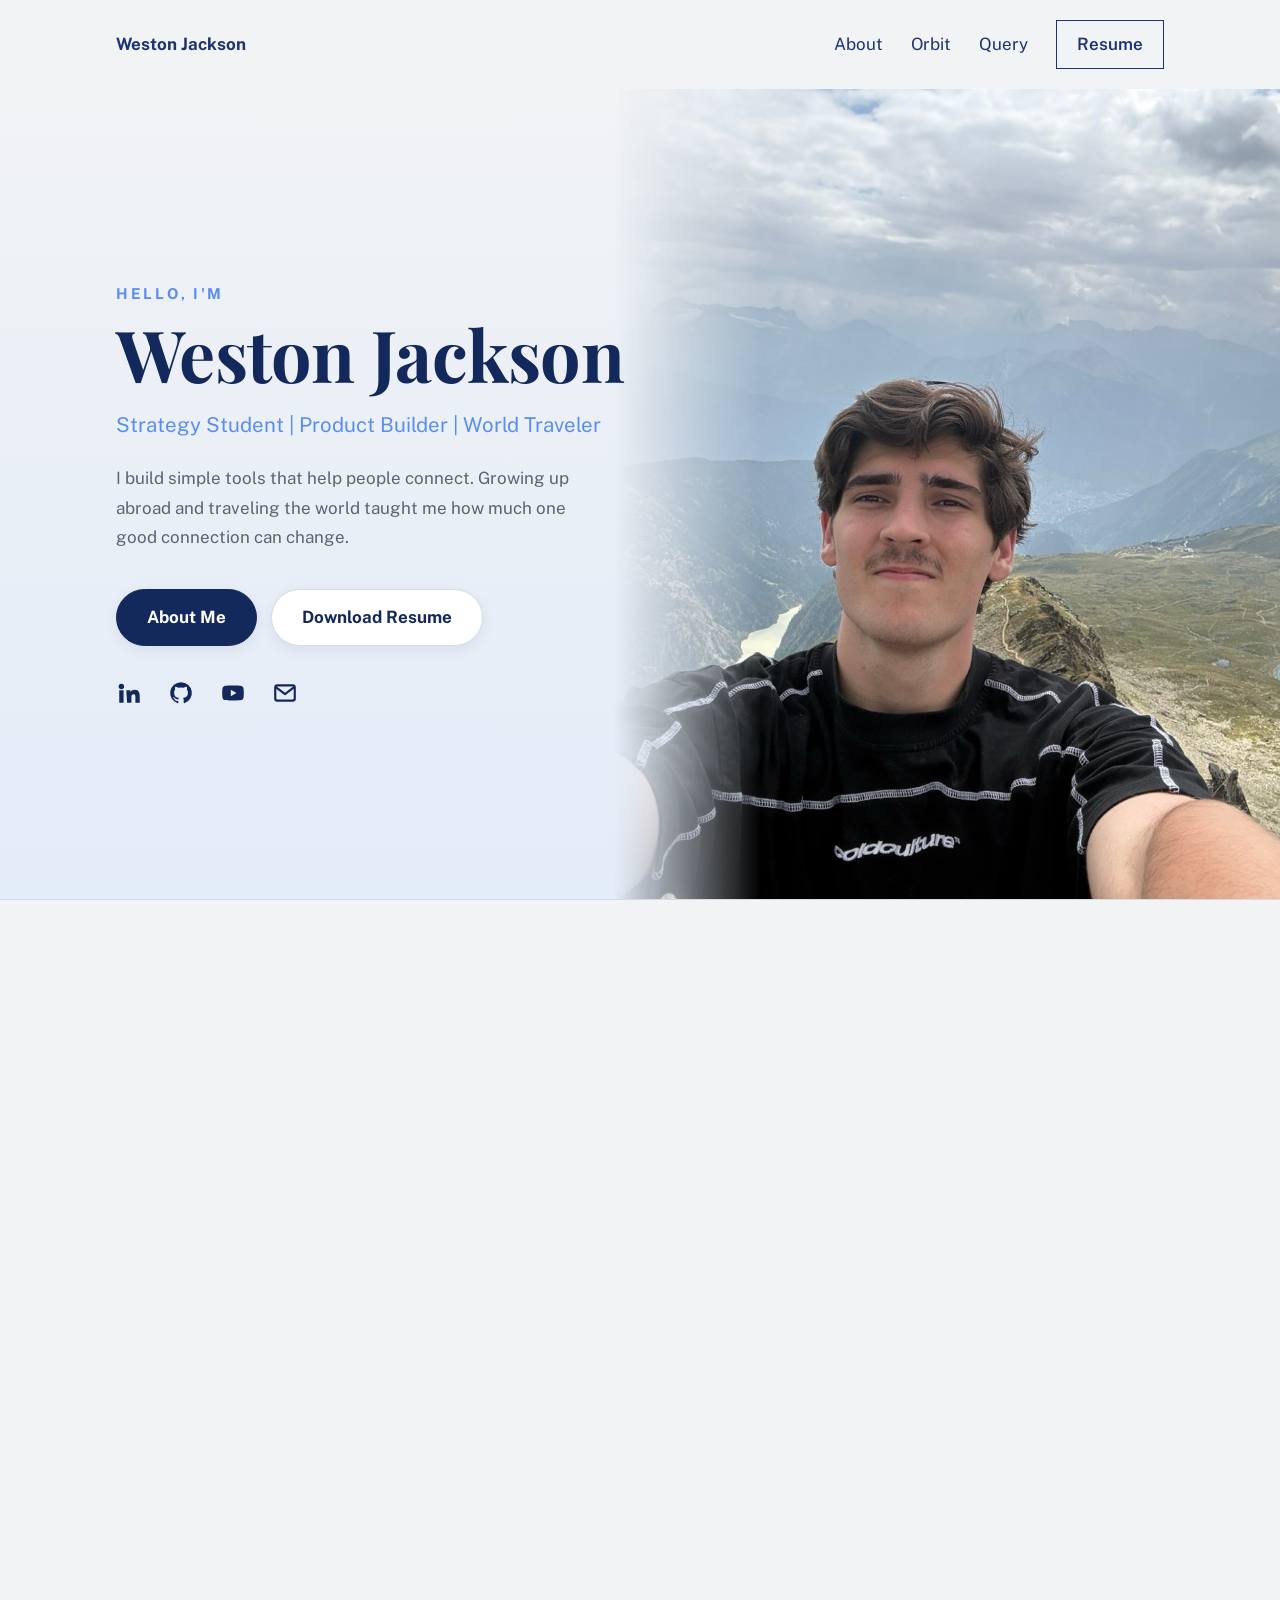
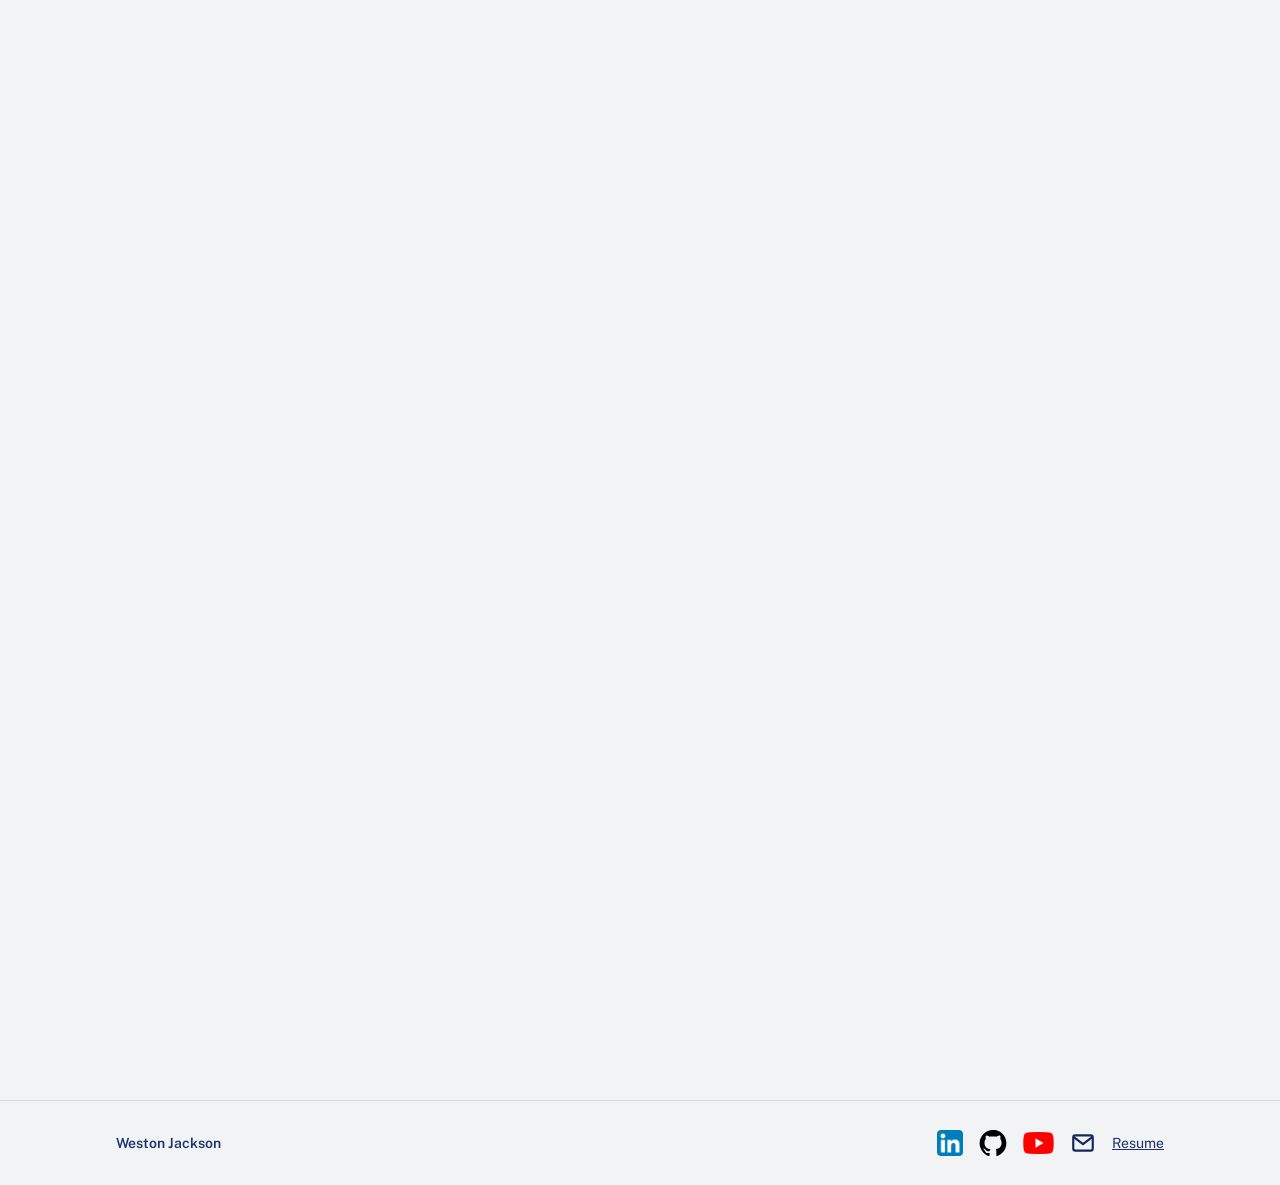
<file: index.html>
<!doctype html><html lang="en"><head><meta charset="utf-8"><meta name="viewport" content="width=device-width,initial-scale=1"><title>Weston Jackson</title>
<link href="https://fonts.googleapis.com/css2?family=Playfair+Display:wght@700&family=Public+Sans:wght@400;600;700&display=swap" rel="stylesheet">
<link rel="stylesheet" href="style.css?v=33">
</head><body>


<section id="projects" class="tour">
<div class="stage" data-p="0">
<svg class="geo" viewBox="0 0 1000 1000" preserveAspectRatio="xMidYMid slice" aria-hidden="true">
<defs><linearGradient id="tg" x1="0" y1="0" x2="1" y2="1"><stop offset="0" stop-color="#F43F5E" stop-opacity="0"/><stop offset="1" stop-color="#F97316"/></linearGradient>
<radialGradient id="core"><stop offset="0" stop-color="#F97316" stop-opacity=".35"/><stop offset="1" stop-color="#F97316" stop-opacity="0"/></radialGradient>
<filter id="glow" x="-1" y="-1" width="3" height="3"><feGaussianBlur stdDeviation="3" result="b"/><feMerge><feMergeNode in="b"/><feMergeNode in="SourceGraphic"/></feMerge></filter>
<clipPath id="c18"><circle r="18"/></clipPath><clipPath id="c15"><circle r="15"/></clipPath></defs>
<circle cx="500" cy="500" r="200" fill="url(#core)"/><circle class="ring" cx="500" cy="500" r="150"/><circle class="ring" cx="500" cy="500" r="250"/><circle class="ring" cx="500" cy="500" r="360"/><circle class="ring" cx="500" cy="500" r="480"/><circle class="ring" cx="110" cy="560" r="110"/><circle class="ring" cx="890" cy="430" r="110"/><circle class="ring" cx="780" cy="860" r="70"/><circle class="ring" cx="180" cy="170" r="80"/><circle class="trail" cx="500" cy="500" r="150" stroke-dasharray="207 942"><animateTransform attributeName="transform" type="rotate" from="0 500 500" to="360 500 500" dur="20.8s" repeatCount="indefinite"/></circle><circle class="trail" cx="500" cy="500" r="250" stroke-dasharray="346 1571"><animateTransform attributeName="transform" type="rotate" from="360 500 500" to="0 500 500" dur="30.400000000000002s" repeatCount="indefinite"/></circle><circle class="trail" cx="500" cy="500" r="360" stroke-dasharray="498 2262"><animateTransform attributeName="transform" type="rotate" from="0 500 500" to="360 500 500" dur="41.6s" repeatCount="indefinite"/></circle><circle class="trail" cx="500" cy="500" r="480" stroke-dasharray="664 3016"><animateTransform attributeName="transform" type="rotate" from="360 500 500" to="0 500 500" dur="56.0s" repeatCount="indefinite"/></circle><g id="links"></g><g data-id="Maya"><circle r="25" fill="#F97316" opacity=".22"/><image href="https://randomuser.me/api/portraits/women/44.jpg" x="-18" y="-18" width="36" height="36" clip-path="url(#c18)"/><circle r="18" fill="none" stroke="#F5F6F8" stroke-width="2.5"/><text y="38">Maya</text><animateMotion dur="26s" repeatCount="indefinite" path="M588.2,621.4 a150,150 0 1,1 -176.3,-242.7 a150,150 0 1,1 176.3,242.7"/></g><g data-id="Sam"><circle r="25" fill="#F97316" opacity=".22"/><image href="https://randomuser.me/api/portraits/men/32.jpg" x="-18" y="-18" width="36" height="36" clip-path="url(#c18)"/><circle r="18" fill="none" stroke="#F5F6F8" stroke-width="2.5"/><text y="38">Sam</text><animateMotion dur="26s" repeatCount="indefinite" path="M411.8,378.6 a150,150 0 1,1 176.3,242.7 a150,150 0 1,1 -176.3,-242.7"/></g><g data-id="Priya"><circle r="25" fill="#F97316" opacity=".22"/><image href="https://randomuser.me/api/portraits/women/68.jpg" x="-18" y="-18" width="36" height="36" clip-path="url(#c18)"/><circle r="18" fill="none" stroke="#F5F6F8" stroke-width="2.5"/><text y="38">Priya</text><animateMotion dur="38s" repeatCount="indefinite" path="M297.7,646.9 a250,250 0 1,0 404.5,-293.9 a250,250 0 1,0 -404.5,293.9"/></g><g data-id="BYU"><circle r="34" fill="#F97316" opacity=".2"/><circle r="26" fill="#fff"/><text y="5" style="fill:#002E5D;font:800 14px Public Sans,sans-serif;letter-spacing:.5px">BYU</text><animateMotion dur="38s" repeatCount="indefinite" path="M250.0,500.0 a250,250 0 1,0 500.0,-0.0 a250,250 0 1,0 -500.0,0.0"/></g><g data-id="Leo"><circle r="25" fill="#F97316" opacity=".22"/><image href="https://randomuser.me/api/portraits/men/75.jpg" x="-18" y="-18" width="36" height="36" clip-path="url(#c18)"/><circle r="18" fill="none" stroke="#F5F6F8" stroke-width="2.5"/><text y="38">Leo</text><animateMotion dur="52s" repeatCount="indefinite" path="M842.4,611.2 a360,360 0 1,1 -684.8,-222.5 a360,360 0 1,1 684.8,222.5"/></g><g data-id="Google"><circle r="34" fill="#F97316" opacity=".2"/><circle r="26" fill="#fff"/><path d="M11 -1H0v4h6.3C5.6 6.4 3.1 8.5 0 8.5a8.5 8.5 0 1 1 5.6-14.9l3-3A12.5 12.5 0 1 0 12.5 0c0-.3 0-.7-.1-1z" fill="#4285F4"/><path d="M-11-6.1l3.4 2.5A8.5 8.5 0 0 1 5.6-6.4l3-3A12.5 12.5 0 0 0-11-6.1z" fill="#EA4335"/><path d="M-11 6.1A12.5 12.5 0 0 0 8.4 9.3L5.1 6.7A8.5 8.5 0 0 1-7.6 3.6z" fill="#34A853"/><path d="M-11-6.1a12.5 12.5 0 0 0 0 12.2l3.4-2.5a8.5 8.5 0 0 1 0-7.2z" fill="#FBBC05"/><text y="46">Google</text><animateMotion dur="52s" repeatCount="indefinite" path="M729.5,777.4 a360,360 0 1,1 -458.9,-554.8 a360,360 0 1,1 458.9,554.8"/></g><g data-id="Jordan"><circle r="25" fill="#F97316" opacity=".22"/><image href="https://randomuser.me/api/portraits/men/46.jpg" x="-18" y="-18" width="36" height="36" clip-path="url(#c18)"/><circle r="18" fill="none" stroke="#F5F6F8" stroke-width="2.5"/><text y="38">Jordan</text><animateMotion dur="70s" repeatCount="indefinite" path="M351.7,956.5 a480,480 0 1,0 296.7,-913.0 a480,480 0 1,0 -296.7,913.0"/></g><g data-id="Microsoft"><circle r="34" fill="#F97316" opacity=".2"/><circle r="26" fill="#fff"/><rect x="-11" y="-11" width="10.5" height="10.5" fill="#F25022"/><rect x=".5" y="-11" width="10.5" height="10.5" fill="#7FBA00"/><rect x="-11" y=".5" width="10.5" height="10.5" fill="#00A4EF"/><rect x=".5" y=".5" width="10.5" height="10.5" fill="#FFB900"/><text y="46">Microsoft</text><animateMotion dur="70s" repeatCount="indefinite" path="M111.7,782.1 a480,480 0 1,0 776.7,-564.3 a480,480 0 1,0 -776.7,564.3"/></g><g data-id="Noor"><circle r="22" fill="#F97316" opacity=".22"/><image href="https://randomuser.me/api/portraits/women/65.jpg" x="-15" y="-15" width="30" height="30" clip-path="url(#c15)"/><circle r="15" fill="none" stroke="#F5F6F8" stroke-width="2.5"/><text y="35">Noor</text><animateMotion dur="20s" repeatCount="indefinite" path="M144.0,664.6 a110,110 0 1,1 -68.0,-209.2 a110,110 0 1,1 68.0,209.2"/></g><g data-id="Kai"><circle r="22" fill="#F97316" opacity=".22"/><image href="https://randomuser.me/api/portraits/men/22.jpg" x="-15" y="-15" width="30" height="30" clip-path="url(#c15)"/><circle r="15" fill="none" stroke="#F5F6F8" stroke-width="2.5"/><text y="35">Kai</text><animateMotion dur="24s" repeatCount="indefinite" path="M801.0,365.3 a110,110 0 1,0 178.0,129.3 a110,110 0 1,0 -178.0,-129.3"/></g><g data-id="Ana"><circle r="22" fill="#F97316" opacity=".22"/><image href="https://randomuser.me/api/portraits/women/26.jpg" x="-15" y="-15" width="30" height="30" clip-path="url(#c15)"/><circle r="15" fill="none" stroke="#F5F6F8" stroke-width="2.5"/><text y="35">Ana</text><animateMotion dur="16s" repeatCount="indefinite" path="M723.4,901.1 a70,70 0 1,1 113.3,-82.3 a70,70 0 1,1 -113.3,82.3"/></g><g data-id="Dev"><circle r="22" fill="#F97316" opacity=".22"/><image href="https://randomuser.me/api/portraits/men/12.jpg" x="-15" y="-15" width="30" height="30" clip-path="url(#c15)"/><circle r="15" fill="none" stroke="#F5F6F8" stroke-width="2.5"/><text y="35">Dev</text><animateMotion dur="18s" repeatCount="indefinite" path="M244.7,123.0 a80,80 0 1,0 -129.4,94.0 a80,80 0 1,0 129.4,-94.0"/></g><g data-id="Elena"><circle r="25" fill="#F97316" opacity=".22"/><image href="https://randomuser.me/api/portraits/women/12.jpg" x="-18" y="-18" width="36" height="36" clip-path="url(#c18)"/><circle r="18" fill="none" stroke="#F5F6F8" stroke-width="2.5"/><text y="38">Elena</text><animateMotion dur="26s" repeatCount="indefinite" path="M621.4,411.8 a150,150 0 1,1 -242.7,176.3 a150,150 0 1,1 242.7,-176.3"/></g><g data-id="Zoe"><circle r="25" fill="#F97316" opacity=".22"/><image href="https://randomuser.me/api/portraits/women/90.jpg" x="-18" y="-18" width="36" height="36" clip-path="url(#c18)"/><circle r="18" fill="none" stroke="#F5F6F8" stroke-width="2.5"/><text y="38">Zoe</text><animateMotion dur="38s" repeatCount="indefinite" path="M646.9,702.3 a250,250 0 1,0 -293.9,-404.5 a250,250 0 1,0 293.9,404.5"/></g><g data-id="Marcus"><circle r="25" fill="#F97316" opacity=".22"/><image href="https://randomuser.me/api/portraits/men/41.jpg" x="-18" y="-18" width="36" height="36" clip-path="url(#c18)"/><circle r="18" fill="none" stroke="#F5F6F8" stroke-width="2.5"/><text y="38">Marcus</text><animateMotion dur="52s" repeatCount="indefinite" path="M388.8,842.4 a360,360 0 1,1 222.5,-684.8 a360,360 0 1,1 -222.5,684.8"/></g><circle cx="500" cy="500" r="64" fill="#ffffff12"/><circle cx="500" cy="500" r="50" fill="#F5F6F8" filter="url(#glow)"/><text class="you" x="500" y="508">You</text></svg>
<div class="slide hero-slide on">
<div class="wrap"><nav><a class="logo" href="index.html">Weston Jackson</a><a class="opt" href="about.html">About</a><a class="opt" href="orbit.html">Orbit</a><a class="opt" href="query.html">Query</a><a class="btn" href="Weston_Jackson_Resume.pdf">Resume</a></nav></div>
<section class="hero">
<div class="wrap hero-in"><div class="hero-text">
<p class="hello">Hello, I'm</p>
<h1>Weston Jackson</h1>
<p class="tag">Strategy Student | Product Builder | World Traveler</p>
<p class="lede">I build simple tools that help people connect. Growing up abroad and traveling the world taught me how much one good connection can change.</p>
<div class="btns"><a class="pill fill" href="about.html">About Me</a><a class="pill" href="Weston_Jackson_Resume.pdf" download>Download Resume</a></div>
<div class="social"><a href="https://www.linkedin.com/in/weston-jackson42/" aria-label="LinkedIn"><svg viewBox="0 0 24 24" aria-hidden="true"><path d="M4.98 3.5a2.5 2.5 0 1 1 0 5 2.5 2.5 0 0 1 0-5zM3 9.5h4V21H3zM9.5 9.5h3.8v1.6h.05c.53-1 1.83-2.05 3.77-2.05 4.03 0 4.78 2.65 4.78 6.1V21h-4v-5.1c0-1.22-.02-2.78-1.7-2.78-1.7 0-1.96 1.33-1.96 2.7V21h-4z"/></svg></a><a href="https://github.com/westons-hub" aria-label="GitHub"><svg viewBox="0 0 24 24" aria-hidden="true"><path d="M12 2a10 10 0 0 0-3.16 19.49c.5.09.68-.22.68-.48v-1.7c-2.78.6-3.37-1.34-3.37-1.34-.45-1.16-1.11-1.47-1.11-1.47-.9-.62.07-.6.07-.6 1 .07 1.53 1.03 1.53 1.03.9 1.52 2.34 1.08 2.91.83.09-.65.35-1.09.63-1.34-2.22-.25-4.55-1.11-4.55-4.94 0-1.09.39-1.98 1.03-2.68-.1-.25-.45-1.27.1-2.64 0 0 .84-.27 2.75 1.02a9.6 9.6 0 0 1 5 0c1.91-1.29 2.75-1.02 2.75-1.02.55 1.37.2 2.39.1 2.64.64.7 1.03 1.59 1.03 2.68 0 3.84-2.34 4.68-4.57 4.93.36.31.68.92.68 1.85v2.74c0 .27.18.58.69.48A10 10 0 0 0 12 2z"/></svg></a><a href="https://www.youtube.com/channel/UCnmhHrcaIe1yvk1Fe79Xd9g" aria-label="YouTube"><svg viewBox="0 0 24 24" aria-hidden="true"><path d="M21.6 7.2a2.5 2.5 0 0 0-1.77-1.77C18.27 5 12 5 12 5s-6.27 0-7.83.43A2.5 2.5 0 0 0 2.4 7.2 26 26 0 0 0 2 12a26 26 0 0 0 .4 4.8 2.5 2.5 0 0 0 1.77 1.77C5.73 19 12 19 12 19s6.27 0 7.83-.43a2.5 2.5 0 0 0 1.77-1.77A26 26 0 0 0 22 12a26 26 0 0 0-.4-4.8zM10 15V9l5.2 3z"/></svg></a><a href="mailto:westonsdesk@gmail.com" aria-label="Email"><svg viewBox="0 0 24 24" aria-hidden="true" style="fill:none;stroke:currentColor;stroke-width:2;stroke-linejoin:round"><rect x="3" y="5" width="18" height="14" rx="2"/><path d="M3.5 6.5 12 13l8.5-6.5"/></svg></a></div></div></div>
<img class="photo" src="photos/mountain-selfie.jpg" alt="Weston taking a selfie on a mountain ridge above a valley and a lake">
</section>
</div>
<article class="slide">
<div class="note"><h3><img src="orbit/orbit-logo.svg" alt="Orbit" height="34"></h3><p>A free website that turns the people you know into a map, and shows the best chain of introductions into the companies you want to work at.</p><small>Built with JavaScript · 2026</small><a class="btn fill" href="orbit.html">See the project</a></div>
</article>
<article class="slide">
<div class="note"><h3><img src="query-brand/lockup-query-light.svg" alt="Query" height="44" style="margin-left:-4px"></h3><p>Drop in a spreadsheet and get answers, with or without SQL. It runs entirely in your browser, so your files are never uploaded.</p><small>Built with JavaScript and DuckDB · 2026</small><a class="btn fill" href="query.html">See the project</a></div>
<a class="qmock" href="query.html" aria-label="Query project page">
<span class="file">sales.csv</span>
<p class="q">Total revenue by region, highest first</p>
<pre><b>SELECT</b> region, <b>SUM</b>(revenue) <b>AS</b> total
<b>FROM</b> sales <b>GROUP BY</b> region <b>ORDER BY</b> total <b>DESC</b></pre>
<table>
<tr><td>West</td><td class="bar"><span style="--w:100%"></span></td><td class="num">$48,200</td></tr>
<tr><td>South</td><td class="bar"><span style="--w:82%"></span></td><td class="num">$39,750</td></tr>
<tr><td>East</td><td class="bar"><span style="--w:65%"></span></td><td class="num">$31,400</td></tr>
<tr><td>North</td><td class="bar"><span style="--w:47%"></span></td><td class="num">$22,900</td></tr>
</table>
</a>
</article>
</div>
<div class="steps"><div class="step" data-p="0"></div><div class="step" data-p="1"></div><div class="step" data-p="2"></div></div>
</section>

<footer><div class="wrap"><p><a class="totop" href="#" onclick="window.scrollTo({top:0,behavior:matchMedia('(prefers-reduced-motion: reduce)').matches?'auto':'smooth'});return false">Weston Jackson</a></p><div class="links"><a class="icon" href="https://www.linkedin.com/in/weston-jackson42/" aria-label="LinkedIn"><img src="icons/linkedin.webp" alt="" width="26" height="26"></a><a class="icon" href="https://github.com/westons-hub" aria-label="GitHub"><img src="icons/github.svg" alt="" width="28" height="28"></a><a class="icon" href="https://www.youtube.com/channel/UCnmhHrcaIe1yvk1Fe79Xd9g" aria-label="YouTube"><img src="icons/youtube.png" alt="" width="31" height="22"></a><a class="icon" href="mailto:westonsdesk@gmail.com" aria-label="Email"><svg viewBox="0 0 24 24" aria-hidden="true" width="26" height="26" fill="none" stroke="#14295B" stroke-width="2" stroke-linejoin="round"><rect x="3" y="5" width="18" height="14" rx="2"/><path d="M3.5 6.5 12 13l8.5-6.5"/></svg></a><a href="Weston_Jackson_Resume.pdf">Resume</a></div></div></footer>

<script>
const stage=document.querySelector('.stage'),slides=[...stage.querySelectorAll('.slide')];
const reduce=matchMedia('(prefers-reduced-motion: reduce)').matches;
if(reduce)stage.querySelector('.geo').pauseAnimations();
// connection lines follow the moving dots
(()=>{
const svg=stage.querySelector('.geo'),box=svg.querySelector('#links'),NS='http://www.w3.org/2000/svg';
const pairs=[['Leo','Google'],['Marcus','Google'],['Priya','BYU'],['Zoe','BYU'],['Jordan','Microsoft'],['Sam','Kai']];
const lines=pairs.map(()=>{const l=document.createElementNS(NS,'line');l.setAttribute('class','link');box.appendChild(l);return l});
const dot=id=>svg.querySelector(`[data-id="${id}"] circle`);
function tick(){
  if(stage.dataset.p==='1'){
    const m=svg.getScreenCTM().inverse(),pt=svg.createSVGPoint();
    const c=id=>{const b=dot(id).getBoundingClientRect();pt.x=b.x+b.width/2;pt.y=b.y+b.height/2;return pt.matrixTransform(m)};
    pairs.forEach(([a,b],i)=>{const p=c(a),q=c(b);lines[i].setAttribute('x1',p.x);lines[i].setAttribute('y1',p.y);lines[i].setAttribute('x2',q.x);lines[i].setAttribute('y2',q.y)});
  }
  requestAnimationFrame(tick);
}
requestAnimationFrame(tick);
})();
// show the project whose step is in the middle of the screen
const io=new IntersectionObserver(es=>es.forEach(e=>{if(!e.isIntersecting)return;const p=+e.target.dataset.p;
stage.dataset.p=p;slides.forEach((el,i)=>el.classList.toggle('on',i===p))}),{rootMargin:'-50% 0px -50% 0px'});
document.querySelectorAll('.step').forEach(el=>io.observe(el));
// one scroll, key press or swipe moves exactly one project
(()=>{
const tour=document.querySelector('.tour'),N=slides.length;
let lockAt=0,lastIn=0;
const top=()=>tour.getBoundingClientRect().top+scrollY,vh=()=>innerHeight;
const go=i=>{lockAt=performance.now();scrollTo({top:top()+i*vh(),behavior:reduce?'auto':'smooth'})};
const inside=(y,T,end,dir)=>!(dir<0&&y<=T+2)&&!(dir>0&&y>=end-2);
function step(dir){
  const now=performance.now(),quiet=now-lastIn>220;lastIn=now;
  const T=top(),y=scrollY,end=T+(N-1)*vh();
  if(now-lockAt<750||(!quiet&&now-lockAt<1400))return y>T-vh()&&y<end+vh()&&inside(y,T,end,dir);
  if(dir>0&&y<T-2&&y>T-vh()*1.5){go(0);return true}
  if(dir<0&&y>end+2&&y<end+vh()-2){go(N-1);return true}
  if(y<T-2||y>end+2)return false;
  const j=Math.round((y-T)/vh())+dir;
  if(j<0&&T<vh()*1.5){lockAt=now;scrollTo({top:0,behavior:reduce?'auto':'smooth'});return true}
  if(j<0||j>=N)return false;
  go(j);return true;
}
addEventListener('wheel',e=>{if(Math.abs(e.deltaY)>=2&&step(Math.sign(e.deltaY)))e.preventDefault()},{passive:false});
addEventListener('keydown',e=>{const d={ArrowDown:1,PageDown:1,' ':1,ArrowUp:-1,PageUp:-1}[e.key];if(d){lastIn=0;if(step(d))e.preventDefault()}});
let ty=null;
addEventListener('touchstart',e=>{ty=e.touches[0].clientY},{passive:true});
addEventListener('touchmove',e=>{if(ty===null)return;const T=top(),y=scrollY,end=T+(N-1)*vh();if(y>=T-2&&y<=end+2&&inside(y,T,end,Math.sign(ty-e.touches[0].clientY)))e.preventDefault()},{passive:false});
addEventListener('touchend',e=>{if(ty===null)return;const dy=ty-e.changedTouches[0].clientY;ty=null;if(Math.abs(dy)>40){lastIn=0;step(Math.sign(dy))}});
})();
</script>
</body></html>
</file>
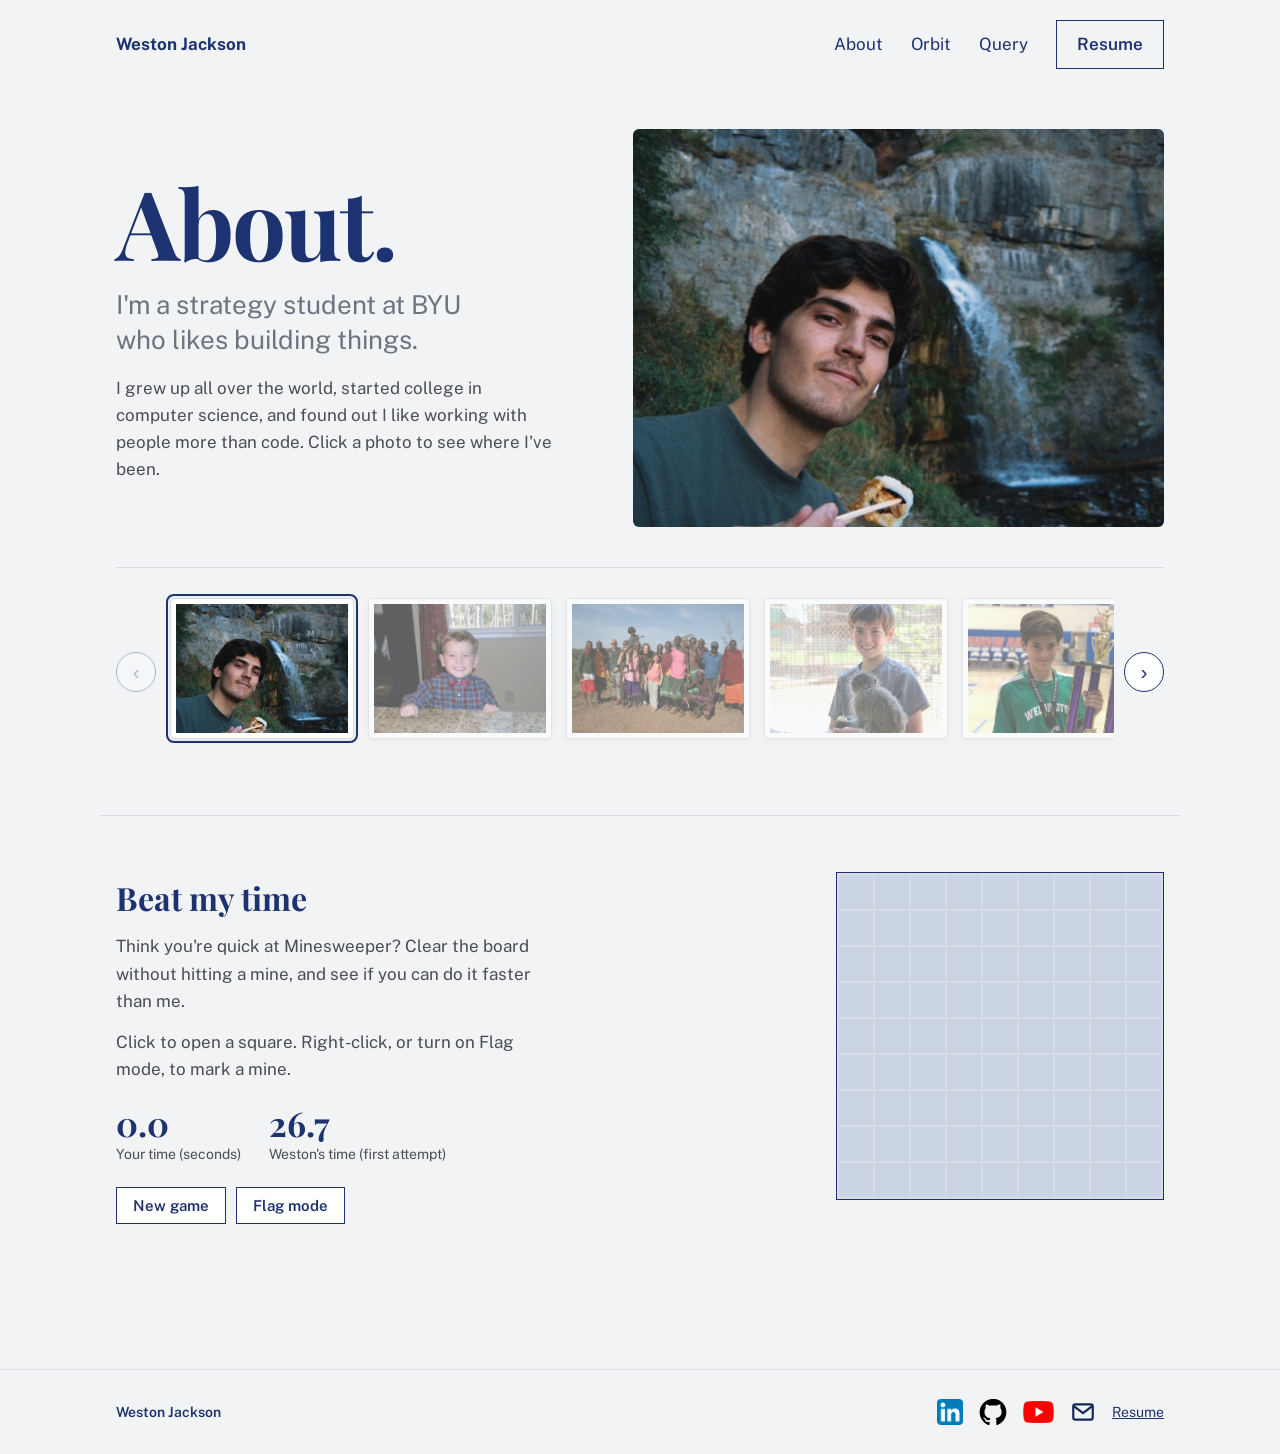
<file: about.html>
<!doctype html><html lang="en"><head><meta charset="utf-8"><meta name="viewport" content="width=device-width,initial-scale=1"><title>About · Weston Jackson</title>
<link href="https://fonts.googleapis.com/css2?family=Playfair+Display:wght@700&family=Public+Sans:wght@400;600;700&display=swap" rel="stylesheet">
<link rel="stylesheet" href="style.css?v=34">
<style>
.about{display:grid;grid-template-columns:1fr 1.15fr;gap:56px;align-items:center;padding:40px 0;border-bottom:1px solid var(--line)}
.about-text{min-height:300px;display:flex;flex-direction:column;justify-content:center;transition:opacity .2s}
.about h1{font-size:clamp(52px,7.5vw,100px);line-height:1;letter-spacing:-.02em;margin-bottom:18px}
.about .lead{font-size:clamp(20px,2.2vw,26px);line-height:1.35;color:#6B7480;margin:0 0 18px;max-width:22ch}
.about .body{margin:0;max-width:44ch}
.about .big{width:100%;aspect-ratio:4/3;object-fit:cover;display:block;border-radius:6px;transition:opacity .2s}
.about.swap .about-text,.about.swap .big{opacity:0}
.wheel{display:grid;grid-template-columns:auto 1fr auto;gap:10px;align-items:center;padding:24px 0 64px}
.wheel>button{width:40px;height:40px;border-radius:50%;border:1.5px solid var(--ink);background:#fff;color:var(--ink);font-size:20px;line-height:1;cursor:pointer}
.wheel>button:disabled{opacity:.3;cursor:default}
.thumbs{list-style:none;margin:0;padding:6px 4px 12px;display:flex;gap:14px;overflow-x:auto;scroll-snap-type:x proximity;scrollbar-width:thin}
.thumbs li{flex:0 0 184px;scroll-snap-align:center}
.thumbs button{display:block;width:100%;padding:5px;background:#fff;border:1px solid var(--line);border-radius:4px;box-shadow:0 2px 6px #0000000f;cursor:pointer;opacity:.6;transition:opacity .2s}
.thumbs button:hover,.thumbs button[aria-pressed="true"]{opacity:1}
.thumbs img{display:block;width:100%;aspect-ratio:4/3;object-fit:cover}
.thumbs button[aria-pressed="true"]{outline:2.5px solid var(--ink);outline-offset:2px}
.thumbs button:focus-visible{outline:2.5px solid var(--accent);outline-offset:2px}

.game{border-top:1px solid var(--line);padding:56px 16px 88px;display:grid;grid-template-columns:1fr auto;gap:56px;align-items:start}
.game h2{font-size:32px;margin-bottom:10px}
.game p{margin:0 0 14px;max-width:44ch}
.times{display:flex;gap:28px;margin:22px 0}
.times div{font-size:14px}
.times b{display:block;font:700 34px/1.1 "Playfair Display",Georgia,serif;color:var(--ink);font-variant-numeric:tabular-nums}
.gbtns{display:flex;gap:10px;flex-wrap:wrap}
.gbtns button{font:600 15px "Public Sans",sans-serif;color:var(--ink);background:#fff;border:1.5px solid var(--ink);padding:9px 16px;cursor:pointer}
.gbtns button[aria-pressed="true"]{background:var(--ink);color:#fff}
#msg{font-weight:600;color:var(--ink);min-height:1.6em;margin-top:16px}
.board{display:grid;grid-template-columns:repeat(9,34px);gap:2px;background:var(--line);padding:2px;border:1.5px solid var(--ink);user-select:none;-webkit-user-select:none;touch-action:manipulation}
.board button{width:34px;height:34px;padding:0;border:0;background:#C9D3E3;font:700 16px "Public Sans",sans-serif;color:var(--ink);cursor:pointer}
.board button:hover{background:#B8C5DA}
.board button.open{background:#fff;cursor:default}
.board button.mine{background:var(--accent);color:#fff}
.board .n1{color:#1D4ED8}.board .n2{color:#15803D}.board .n3{color:#B8322A}.board .n4{color:#5B21B6}.board .n5{color:#92400E}.board .n6{color:#0E7490}.board .n7{color:#1c1b19}.board .n8{color:#6B7480}
@media(max-width:760px){.about{grid-template-columns:1fr;gap:24px;padding:16px 0 28px}.about .big{order:-1}.about-text{min-height:230px;justify-content:flex-start}.wheel{padding:16px 0 44px;gap:6px}.wheel>button{width:34px;height:34px}.thumbs{gap:10px}.thumbs li{flex-basis:120px}.thumbs button{padding:3px}.game{grid-template-columns:1fr;gap:28px;padding:40px 16px 64px}.board{justify-self:center}}
@media(prefers-reduced-motion:reduce){.about-text,.about .big{transition:none}}
</style></head><body>
<div class="wrap"><nav><a class="logo" href="index.html">Weston Jackson</a><a class="opt" href="about.html" aria-current="page">About</a><a class="opt" href="orbit.html">Orbit</a><a class="opt" href="query.html">Query</a><a class="btn" href="Weston_Jackson_Resume.pdf">Resume</a></nav></div>

<div class="wrap">
<div class="about" id="about">
<div class="about-text" aria-live="polite">
<h1 id="a-title">About.</h1>
<p class="lead" id="a-lead">I'm a strategy student at BYU who likes building things.</p>
<p class="body" id="a-body">I grew up all over the world, started college in computer science, and found out I like working with people more than code. Click a photo to see where I've been.</p>
</div>
<img class="big" id="a-img" src="photos/waterfall-sushi.jpg" alt="Weston by a waterfall, holding up a piece of sushi with chopsticks" style="object-position:40% 50%">
</div>

<div class="wheel"><button type="button" id="prev" aria-label="Previous photo">‹</button><ul class="thumbs" id="thumbs" aria-label="Pick a photo to read about it"></ul><button type="button" id="next" aria-label="Next photo">›</button></div>
</div>

<div class="wrap game">
<div>
<h2>Beat my time</h2>
<p>Think you're quick at Minesweeper? Clear the board without hitting a mine, and see if you can do it faster than me.</p>
<p>Click to open a square. Right-click, or turn on Flag mode, to mark a mine.</p>
<div class="times"><div><b id="t-you">0.0</b>Your time (seconds)</div><div><b id="t-me">26.7</b>Weston's time (first attempt)</div></div>
<div class="gbtns"><button type="button" id="new">New game</button><button type="button" id="flag" aria-pressed="false">Flag mode</button></div>
<p id="msg" role="status"></p>
</div>
<div class="board" id="board" role="group" aria-label="Minesweeper board, 9 by 9 with 10 mines"></div>
</div>

<footer><div class="wrap"><p><a class="totop" href="#" onclick="window.scrollTo({top:0,behavior:matchMedia('(prefers-reduced-motion: reduce)').matches?'auto':'smooth'});return false">Weston Jackson</a></p><div class="links"><a class="icon" href="https://www.linkedin.com/in/weston-jackson42/" aria-label="LinkedIn"><img src="icons/linkedin.webp" alt="" width="26" height="26"></a><a class="icon" href="https://github.com/westons-hub" aria-label="GitHub"><img src="icons/github.svg" alt="" width="28" height="28"></a><a class="icon" href="https://www.youtube.com/channel/UCnmhHrcaIe1yvk1Fe79Xd9g" aria-label="YouTube"><img src="icons/youtube.png" alt="" width="31" height="22"></a><a class="icon" href="mailto:westonsdesk@gmail.com" aria-label="Email"><svg viewBox="0 0 24 24" aria-hidden="true" width="26" height="26" fill="none" stroke="#14295B" stroke-width="2" stroke-linejoin="round"><rect x="3" y="5" width="18" height="14" rx="2"/><path d="M3.5 6.5 12 13l8.5-6.5"/></svg></a><a href="Weston_Jackson_Resume.pdf">Resume</a></div></div></footer>

<script>
// ---- photos: click one to change the heading, text and big picture ----
(()=>{
const items=[
 {img:'waterfall-sushi.jpg',pos:'40% 50%',alt:'Weston by a waterfall, holding up a piece of sushi with chopsticks',title:'About.',lead:"I'm a strategy student at BYU who likes building things.",body:"I grew up all over the world, started college in computer science, and found out I like working with people more than code. Click a photo to see where I've been."},
 {img:'sf-early-years.jpg',pos:'center 30%',alt:'Weston as a little kid in a plaid shirt and bow tie',title:'San Francisco.',lead:'Where it started.',body:'I grew up in San Francisco. Then we moved around Asia and Europe, where I learned to sail and fell in love with the ocean and exploring new cities.'},
 {img:'kenya.jpg',pos:'center',alt:'Weston with a group of people in Kenya',title:'Kenya.',lead:'Middle school in Africa.',body:'Living in Africa taught me humility and how to find joy in the little things. I also helped build schools, libraries and wells in Kenya and Tanzania.'},
 {img:'south-africa-monkey.jpg',pos:'center 20%',alt:'Weston with a monkey at a wildlife rehabilitation center in South Africa',title:'South Africa.',lead:'Wildlife rehabilitation.',body:'I worked at a rehabilitation center for monkeys in South Africa and earned a certificate in animal care.'},
 {img:'championship-trophy.jpg',pos:'center 28%',alt:'Weston holding a volleyball championship trophy',title:'Charlotte.',lead:'Volleyball and teamwork.',body:'I moved to Charlotte for high school and picked up volleyball. We won two state championships, and I was team captain.'},
 {img:'charlotte-ani.jpg',pos:'center 80%',alt:'Weston with his dog Ani',title:'Ani.',lead:'My dog.',body:'My favorite part of high school in Charlotte.'},
 {img:'boston-mission.jpg',pos:'center',alt:'Weston and a fellow missionary in Massachusetts',title:'Boston.',lead:'Two years of service.',body:'After high school I spent two years as a missionary in Boston and around New England, talking with more than a thousand people from every kind of background.'},
 {img:'singapore.jpg',pos:'center 40%',alt:'Weston in front of Marina Bay Sands in Singapore',title:'Singapore.',lead:'From code to people.',body:'I started college in computer science, then realized I liked working with people more than code. So I went to Singapore and South Korea for a strategy internship at a cybersecurity company.'},
 {img:'strategy-program.jpg',pos:'center 68%',alt:'BYU Marriott School Strategy Program group photo',title:'BYU.',lead:'The Strategy Program.',body:"Now I study Strategic Management at BYU's Marriott School with a minor in computer science, and I build projects like Orbit and Query on the side."},
 {img:'jackson-hole.jpg',pos:'center 40%',alt:'Weston in the mountains at Jackson Hole',title:'Outside.',lead:'Always planning the next trip.',body:"I surf, scuba dive and sail, and I've explored more than 80 countries on six continents. Antarctica is the one I have left."}];
const box=document.getElementById('about'),list=document.getElementById('thumbs'),$=id=>document.getElementById(id);
const quick=matchMedia('(prefers-reduced-motion: reduce)').matches;
let cur=0;
function show(i){
  cur=i;const d=items[i];$('prev').disabled=i===0;$('next').disabled=i===items.length-1;
  const li=list.children[i];if(li)list.scrollTo({left:li.offsetLeft-list.offsetLeft-(list.clientWidth-li.offsetWidth)/2,behavior:quick?'auto':'smooth'});
  const apply=()=>{$('a-title').textContent=d.title;$('a-lead').textContent=d.lead;$('a-body').textContent=d.body;const im=$('a-img');im.src='photos/'+d.img;im.alt=d.alt;im.style.objectPosition=d.pos;box.classList.remove('swap')};
  list.querySelectorAll('button').forEach((b,j)=>b.setAttribute('aria-pressed',j===i));
  if(quick){apply();return}
  box.classList.add('swap');setTimeout(apply,200);
}
items.forEach((d,i)=>{
  const li=document.createElement('li'),b=document.createElement('button'),im=document.createElement('img');
  b.type='button';b.setAttribute('aria-pressed',i===0);b.setAttribute('aria-label',d.title.replace('.','')+': '+d.lead);
  im.src='photos/'+d.img;im.alt='';im.style.objectPosition=d.pos;im.loading='lazy';
  b.appendChild(im);b.addEventListener('click',()=>show(i));li.appendChild(b);list.appendChild(li);
});
$('prev').addEventListener('click',()=>show(Math.max(0,cur-1)));$('next').addEventListener('click',()=>show(Math.min(items.length-1,cur+1)));$('prev').disabled=true;
list.addEventListener('wheel',e=>{if(Math.abs(e.deltaY)<=Math.abs(e.deltaX))return;const max=list.scrollWidth-list.clientWidth;if((e.deltaY<0&&list.scrollLeft<=0)||(e.deltaY>0&&list.scrollLeft>=max-1))return;e.preventDefault();list.scrollLeft+=e.deltaY},{passive:false});
})();

// ---- Minesweeper: 9 x 9, 10 mines ----
(()=>{
const WESTON_TIME=26.7; // Weston's time in seconds (first attempt)
const N=9,MINES=10,board=document.getElementById('board'),msg=document.getElementById('msg'),tYou=document.getElementById('t-you'),flagBtn=document.getElementById('flag');
document.getElementById('t-me').textContent=WESTON_TIME==null?'—':WESTON_TIME.toFixed(1);
let cells,mines,open,flags,started,over,t0,timer,flagMode=false;
const idx=(r,c)=>r*N+c;
const around=i=>{const r=Math.floor(i/N),c=i%N,o=[];for(let a=-1;a<=1;a++)for(let b=-1;b<=1;b++){const y=r+a,x=c+b;if((a||b)&&y>=0&&y<N&&x>=0&&x<N)o.push(idx(y,x))}return o};
function reset(){
  clearInterval(timer);mines=new Set();open=new Set();flags=new Set();started=false;over=false;tYou.textContent='0.0';msg.textContent='';
  board.innerHTML='';cells=[];
  for(let i=0;i<N*N;i++){const b=document.createElement('button');b.type='button';b.setAttribute('aria-label',`Row ${Math.floor(i/N)+1}, column ${i%N+1}, hidden`);
    b.addEventListener('click',()=>flagMode?flag(i):reveal(i));
    b.addEventListener('contextmenu',e=>{e.preventDefault();flag(i)});
    board.appendChild(b);cells.push(b)}
}
function place(safe){const no=new Set([safe,...around(safe)]);while(mines.size<MINES){const i=Math.floor(Math.random()*N*N);if(!no.has(i))mines.add(i)}}
function start(i){started=true;place(i);t0=performance.now();timer=setInterval(()=>{tYou.textContent=((performance.now()-t0)/1000).toFixed(1)},100)}
function flag(i){if(over||open.has(i))return;const b=cells[i];if(flags.has(i)){flags.delete(i);b.textContent=''}else{flags.add(i);b.textContent='⚑'}b.setAttribute('aria-label',b.getAttribute('aria-label').replace(/, (hidden|flagged)$/,flags.has(i)?', flagged':', hidden'))}
function reveal(i){
  if(over||open.has(i)||flags.has(i))return;
  if(!started)start(i);
  if(mines.has(i))return end(false,i);
  const q=[i];
  while(q.length){const j=q.pop();if(open.has(j)||flags.has(j))continue;open.add(j);
    const n=around(j).filter(k=>mines.has(k)).length,b=cells[j];b.classList.add('open');b.textContent=n||'';if(n)b.classList.add('n'+n);
    b.setAttribute('aria-label',`Row ${Math.floor(j/N)+1}, column ${j%N+1}, ${n||'no'} mines nearby`);
    if(!n)q.push(...around(j))}
  if(open.size===N*N-MINES)end(true);
}
function end(won,hit){
  over=true;clearInterval(timer);const t=(performance.now()-t0)/1000;tYou.textContent=t.toFixed(1);
  mines.forEach(m=>{cells[m].textContent=won?'⚑':'●';if(!won)cells[m].classList.add('mine')});
  if(!won)msg.textContent='You hit a mine. Try again.';
  else if(WESTON_TIME==null)msg.textContent=`Cleared in ${t.toFixed(1)} seconds. Weston hasn't posted his time yet.`;
  else msg.textContent=t<WESTON_TIME?`Cleared in ${t.toFixed(1)} seconds. You beat Weston by ${(WESTON_TIME-t).toFixed(1)}!`:`Cleared in ${t.toFixed(1)} seconds. Weston is still ${(t-WESTON_TIME).toFixed(1)} faster.`;
}
document.getElementById('new').addEventListener('click',reset);
flagBtn.addEventListener('click',()=>{flagMode=!flagMode;flagBtn.setAttribute('aria-pressed',flagMode)});
reset();
})();
</script>
</body></html>
</file>
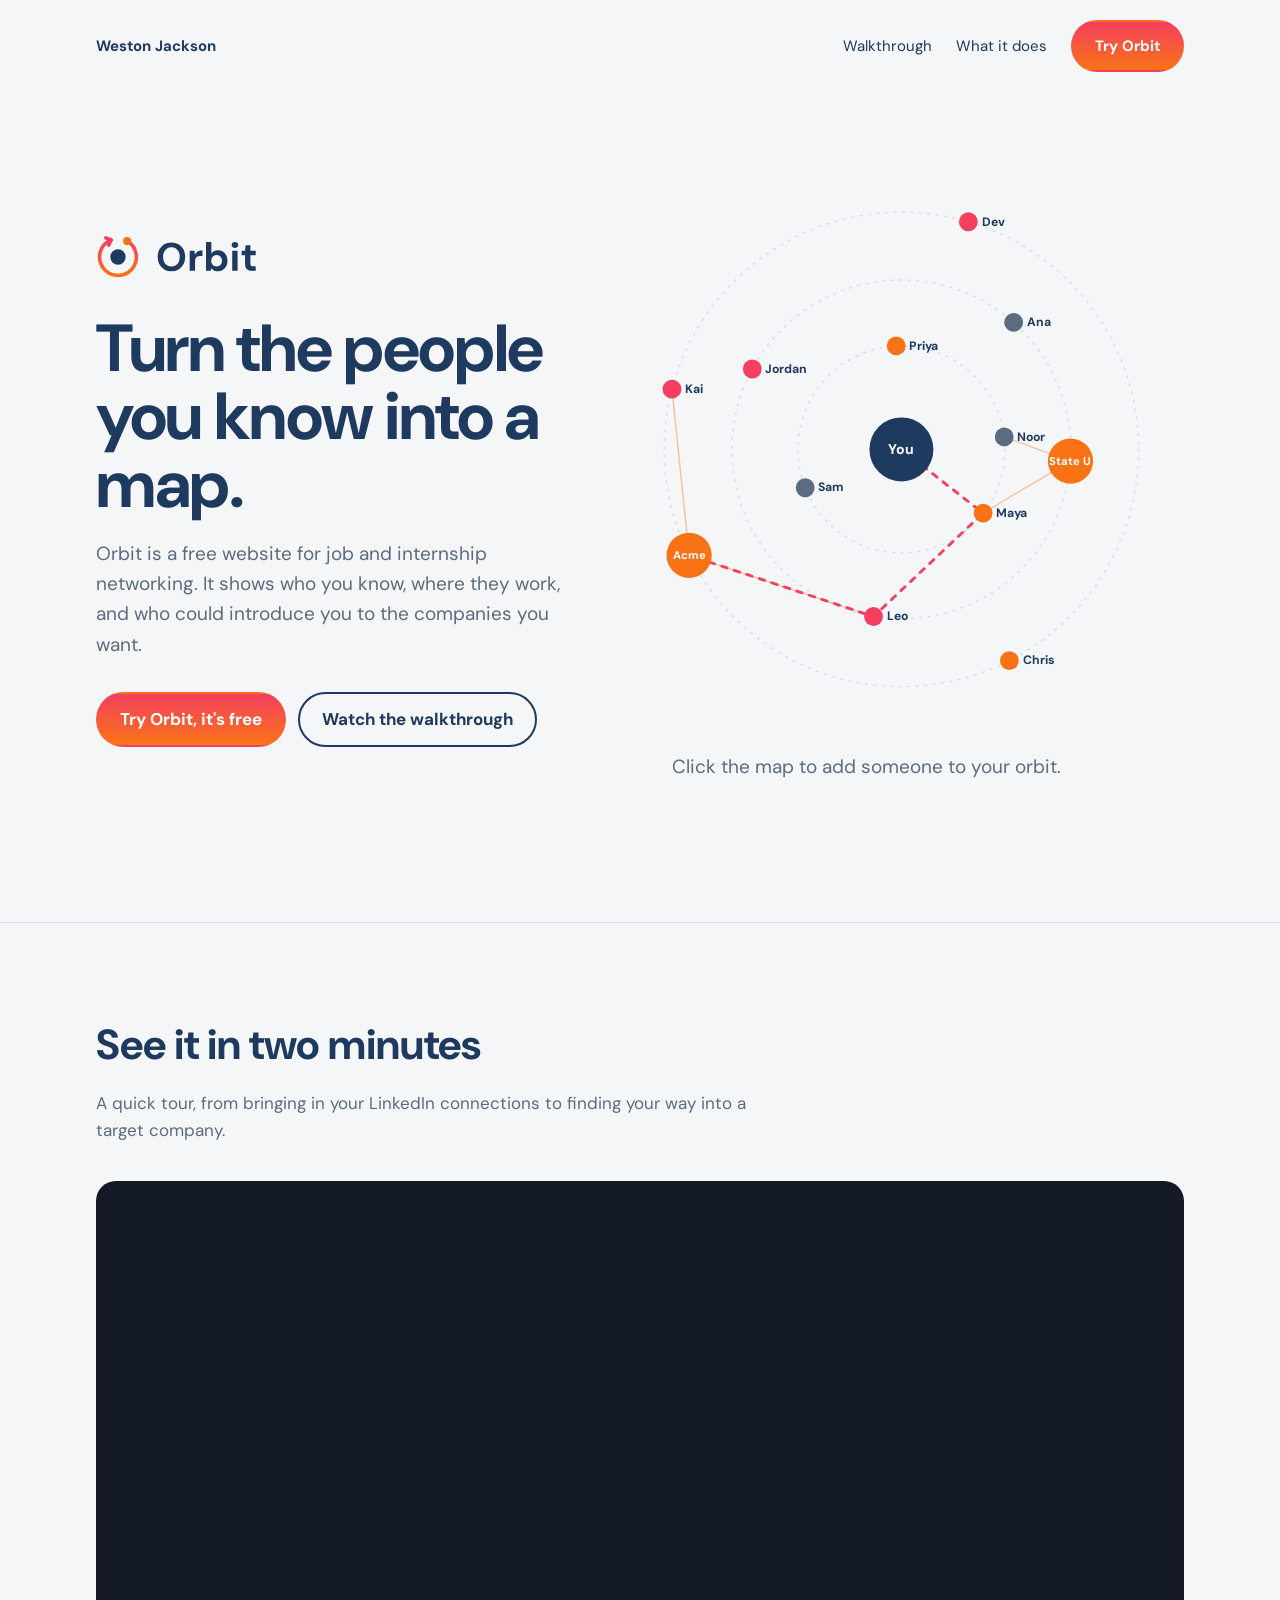
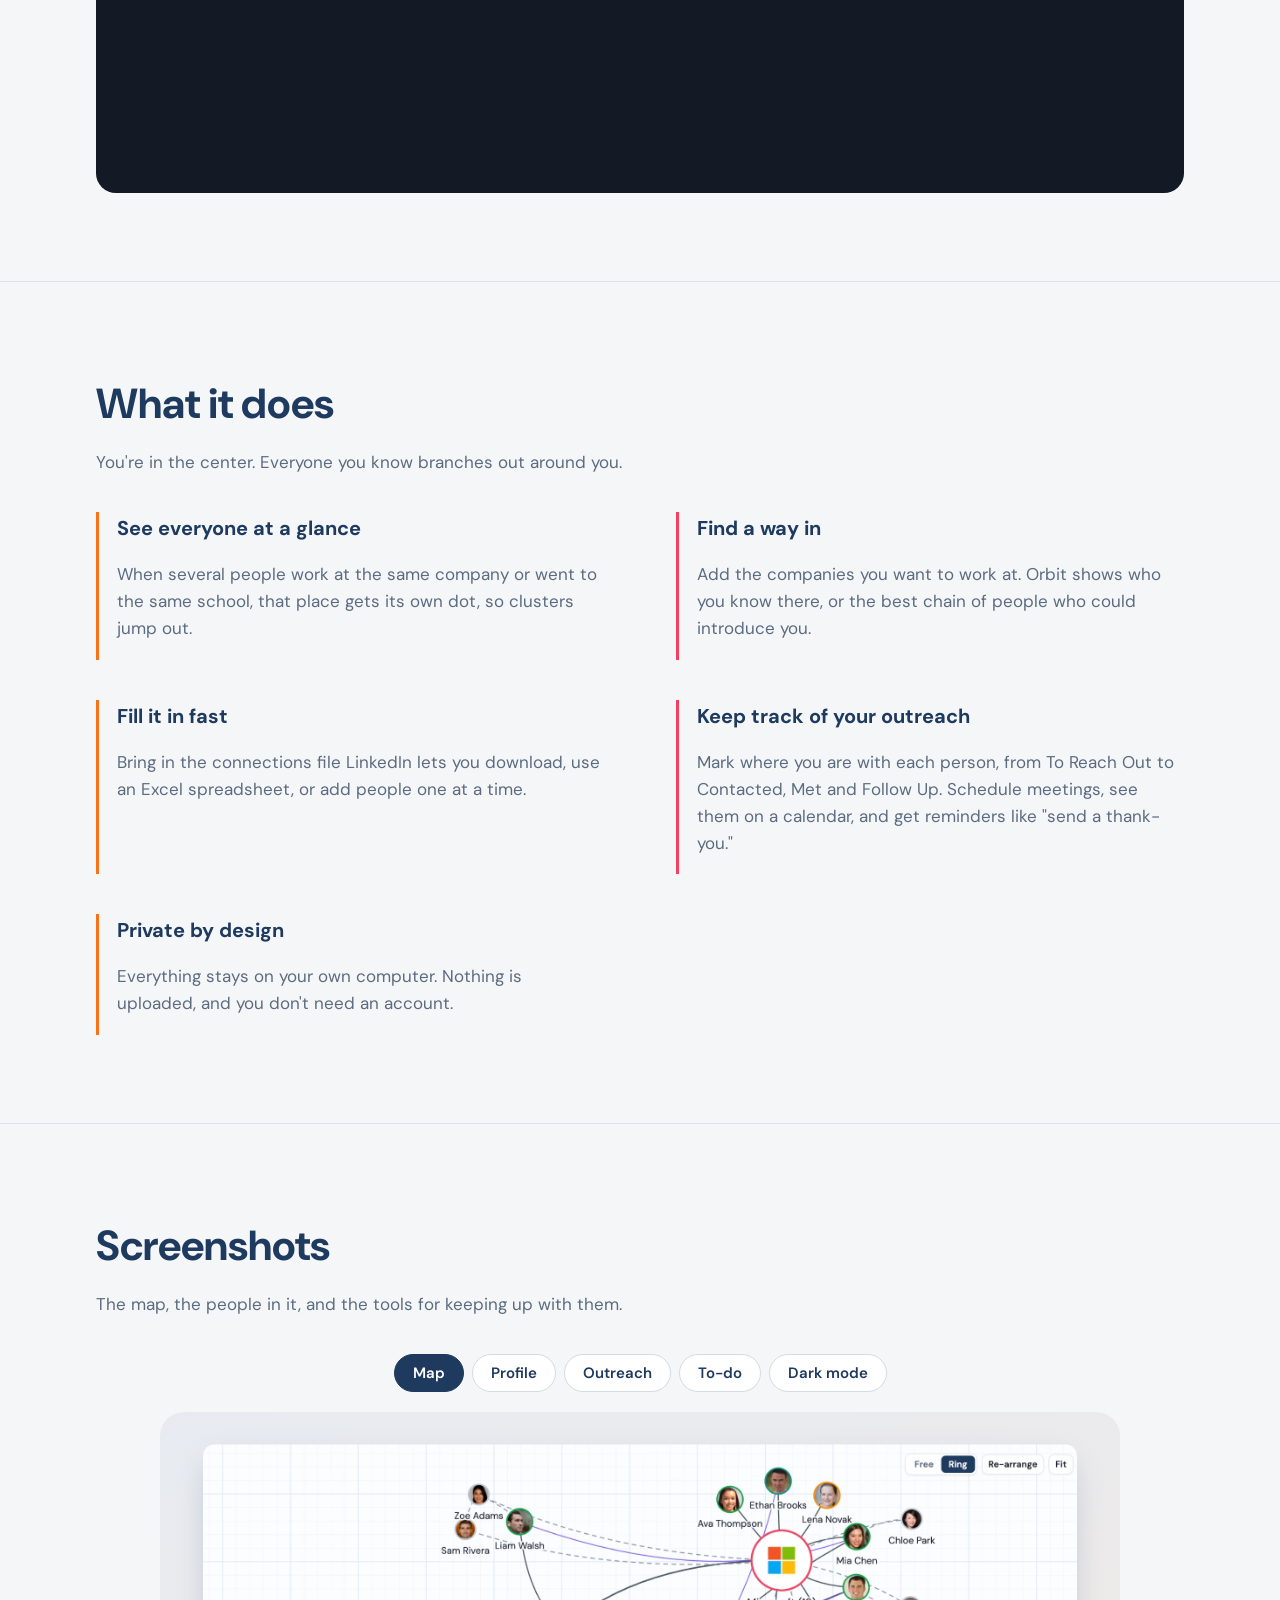
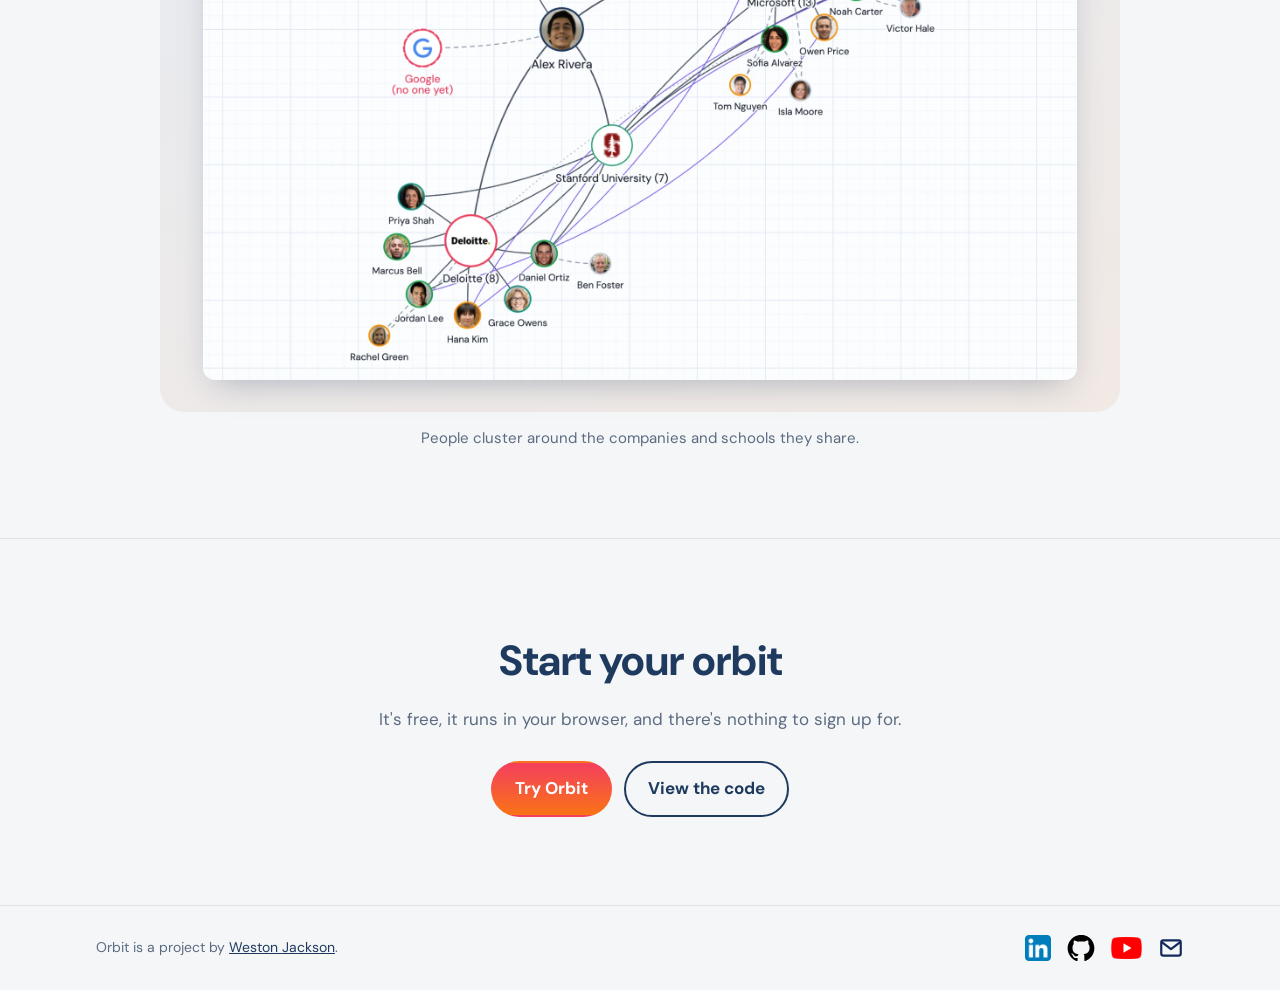
<file: orbit.html>
<!doctype html><html lang="en"><head><meta charset="utf-8"><meta name="viewport" content="width=device-width,initial-scale=1"><title>Orbit · Weston Jackson</title>
<link rel="icon" href="orbit/favicon.svg" type="image/svg+xml">
<link rel="stylesheet" href="orbit/brand.css">
<style>
*{box-sizing:border-box}
body{margin:0;background:var(--orbit-bg);color:var(--orbit-slate);font:17px/1.6 var(--orbit-font)}
a{color:var(--orbit-navy)}
a:focus-visible{outline:3px solid var(--orbit-orange);outline-offset:3px}
.wrap{max-width:1120px;margin:0 auto;padding:0 16px}
nav{display:flex;align-items:center;gap:24px;padding:20px 0;font-size:15px}
nav a{text-decoration:none}
nav .home{margin-right:auto;font-weight:700}
h1,h2,h3{color:var(--orbit-navy);font-weight:700;margin:0}
.btn{display:inline-block;padding:12px 22px;border-radius:999px;font-weight:700;text-decoration:none;border:2px solid var(--orbit-navy)}
.btn.go{background:var(--orbit-gradient);border-color:transparent;color:#fff}

.hero{display:grid;grid-template-columns:1fr 1.15fr;gap:32px;align-items:center;min-height:calc(100svh - 70px);padding-bottom:32px}
.hero img{height:44px;margin-bottom:28px}
.hero h1{font-size:clamp(40px,5.2vw,68px);line-height:1.02;letter-spacing:-.02em;max-width:11ch}
.hero p{font-size:19px;max-width:38ch;margin:20px 0 32px}
.btns{display:flex;gap:12px;flex-wrap:wrap}
#orbit{width:100%;height:auto;display:block;cursor:crosshair}
#orbit .ring{fill:none;stroke:#D5DBE3;stroke-width:1.5;stroke-dasharray:2 7;stroke-linecap:round}
#orbit .tie{stroke:#F9731666;stroke-width:1.5}
#orbit .chain{fill:none;stroke:var(--orbit-rose);stroke-width:3;stroke-linecap:round;stroke-linejoin:round;stroke-dasharray:6 8;animation:march 1s linear infinite,pulse 5s ease-in-out infinite}
@keyframes march{to{stroke-dashoffset:-14}}
@keyframes pulse{0%,15%{opacity:0}30%,80%{opacity:1}100%{opacity:0}}
#orbit text{font:700 13px var(--orbit-font);fill:var(--orbit-navy)}
#orbit .co text{fill:#fff;font-size:12px}
.hint{margin:8px 0 0;font-size:14px;text-align:center}

section{padding:88px 0;border-top:1px solid #DDE2E8}
h2{font-size:clamp(30px,3.4vw,42px);margin-bottom:12px}
.lead{max-width:56ch;margin:0 0 36px}
.video{aspect-ratio:16/9;border-radius:20px;background:var(--orbit-bg-dark);display:grid;place-items:center;color:var(--orbit-slate-dark);text-align:center;overflow:hidden}
.video iframe{width:100%;height:100%;border:0;display:block}
.play{width:72px;height:72px;margin:0 auto 14px;border-radius:50%;background:var(--orbit-gradient);display:grid;place-items:center}
.play::after{content:"";border-left:20px solid #fff;border-top:12px solid transparent;border-bottom:12px solid transparent;margin-left:5px}
.feats{display:grid;grid-template-columns:1fr 1fr;gap:40px 72px;list-style:none;margin:0;padding:0}
.feats h3{font-size:20px;margin-bottom:4px}
.feats li{border-left:3px solid var(--orbit-orange);padding-left:18px}
.feats li:nth-child(even){border-color:var(--orbit-rose)}
.viewer{max-width:960px;margin:0 auto}
.tabs{display:flex;flex-wrap:wrap;gap:8px;justify-content:center;margin-bottom:20px}
.tabs button{font:600 15px var(--orbit-font);color:var(--orbit-navy);background:#fff;border:1.5px solid #D5DBE3;border-radius:999px;padding:8px 18px;cursor:pointer}
.tabs button[aria-pressed="true"]{background:var(--orbit-navy);border-color:var(--orbit-navy);color:#fff}
.tabs button:focus-visible{outline:3px solid var(--orbit-orange);outline-offset:2px}
.panel{background:linear-gradient(160deg,#E7EBF1,#F1E9E4);border-radius:24px;padding:32px;height:min(600px,70vh);display:flex;align-items:center;justify-content:center}
.panel img{max-width:100%;max-height:100%;width:auto;height:auto;border-radius:12px;box-shadow:0 12px 32px -12px #1E3A5F59;background:#fff}
.panel img[hidden]{display:none}
.cap{text-align:center;font-size:15px;margin:14px 0 0}
footer .wrap{display:flex;align-items:center;gap:16px;flex-wrap:wrap}
footer .links{margin-left:auto;display:flex;gap:16px;align-items:center}
.icon{display:block;line-height:0}
.nav-icons{display:flex;gap:14px;align-items:center}
.icon img{border-radius:4px}
.try{text-align:center}
.try p{max-width:44ch;margin:12px auto 28px}
footer{border-top:1px solid #DDE2E8;padding:28px 0;font-size:14px}
@media(max-width:820px){.hero{grid-template-columns:1fr;min-height:0;padding-top:24px}.feats{grid-template-columns:1fr}.panel{padding:12px;height:auto;border-radius:16px}.panel img{max-height:70vh}nav .opt{display:none}nav{gap:10px}.nav-icons{gap:10px}nav .home{white-space:nowrap}nav .btn{padding:8px 14px;white-space:nowrap}}
@media(prefers-reduced-motion:reduce){.chain{animation:none!important}}
</style></head><body>
<div class="wrap"><nav><a class="home" href="index.html">Weston Jackson</a><a class="opt" href="#walkthrough">Walkthrough</a><a class="opt" href="#features">What it does</a><a class="btn go" href="https://westons-hub.github.io/network-map/">Try Orbit</a></nav></div>

<div class="wrap hero">
<div>
<img src="orbit/orbit-logo.svg" alt="Orbit">
<h1>Turn the people you know into a map.</h1>
<p>Orbit is a free website for job and internship networking. It shows who you know, where they work, and who could introduce you to the companies you want.</p>
<div class="btns"><a class="btn go" href="https://westons-hub.github.io/network-map/">Try Orbit, it's free</a><a class="btn" href="#walkthrough">Watch the walkthrough</a></div>
</div>
<div>
<svg id="orbit" viewBox="-300 -300 600 600" role="img" aria-label="An animated map: you in the center, people you know circling around you, and a highlighted chain of introductions to a company."></svg>
<p class="hint">Click the map to add someone to your orbit.</p>
</div>
</div>

<section id="walkthrough"><div class="wrap">
<h2>See it in two minutes</h2>
<p class="lead">A quick tour, from bringing in your LinkedIn connections to finding your way into a target company.</p>
<div class="video"><iframe src="https://www.youtube-nocookie.com/embed/fBVCl2H_KOU?rel=0" title="Orbit walkthrough video" loading="lazy" allow="accelerometer; autoplay; clipboard-write; encrypted-media; gyroscope; picture-in-picture; web-share" referrerpolicy="strict-origin-when-cross-origin" allowfullscreen></iframe></div>
</div></section>

<section id="features"><div class="wrap">
<h2>What it does</h2>
<p class="lead">You're in the center. Everyone you know branches out around you.</p>
<ul class="feats">
<li><h3>See everyone at a glance</h3><p>When several people work at the same company or went to the same school, that place gets its own dot, so clusters jump out.</p></li>
<li><h3>Find a way in</h3><p>Add the companies you want to work at. Orbit shows who you know there, or the best chain of people who could introduce you.</p></li>
<li><h3>Fill it in fast</h3><p>Bring in the connections file LinkedIn lets you download, use an Excel spreadsheet, or add people one at a time.</p></li>
<li><h3>Keep track of your outreach</h3><p>Mark where you are with each person, from To Reach Out to Contacted, Met and Follow Up. Schedule meetings, see them on a calendar, and get reminders like "send a thank-you."</p></li>
<li><h3>Private by design</h3><p>Everything stays on your own computer. Nothing is uploaded, and you don't need an account.</p></li>
</ul>
</div></section>

<section id="screens"><div class="wrap">
<h2>Screenshots</h2>
<p class="lead">The map, the people in it, and the tools for keeping up with them.</p>
<div class="viewer">
<div class="tabs" role="group" aria-label="Choose a screenshot"><button type="button" aria-pressed="true" data-i="0">Map</button><button type="button" aria-pressed="false" data-i="1">Profile</button><button type="button" aria-pressed="false" data-i="2">Outreach</button><button type="button" aria-pressed="false" data-i="3">To-do</button><button type="button" aria-pressed="false" data-i="4">Dark mode</button></div>
<div class="panel"><img src="orbit/shots/map.webp" alt="Orbit map: you in the center, with people grouped around Microsoft, Deloitte and Stanford University, and Google marked as a target with no one yet" data-cap="People cluster around the companies and schools they share."><img src="orbit/shots/profile.png" alt="Profile card for a contact, showing status, shared school, next task and latest meeting notes" data-cap="Each person's card: how you're connected, notes and the next step." hidden><img src="orbit/shots/tracker.webp" alt="Outreach table listing each contact's company, role, status, last contact, next meeting and follow-up date" data-cap="Track where you are with everyone." hidden><img src="orbit/shots/todo.png" alt="To-do list grouped into overdue, today, this week and later, with tasks like sending thank-you notes" data-cap="Reminders, sorted by when they're due." hidden><img src="orbit/shots/map-dark.png" alt="Close-up of the map in dark mode, showing the people connected to Deloitte" data-cap="Dark mode, zoomed in on one company." hidden></div>
<p class="cap" aria-live="polite">People cluster around the companies and schools they share.</p>
</div>
<script>
(()=>{const v=document.querySelector('.viewer'),bs=v.querySelectorAll('button'),is=v.querySelectorAll('.panel img'),cap=v.querySelector('.cap');
bs.forEach(b=>b.addEventListener('click',()=>{const i=+b.dataset.i;bs.forEach(x=>x.setAttribute('aria-pressed',x===b));is.forEach((im,j)=>im.hidden=j!==i);cap.textContent=is[i].dataset.cap}));})();
</script>
</div></section>

<section class="try"><div class="wrap">
<h2>Start your orbit</h2>
<p>It's free, it runs in your browser, and there's nothing to sign up for.</p>
<div class="btns" style="justify-content:center"><a class="btn go" href="https://westons-hub.github.io/network-map/">Try Orbit</a><a class="btn" href="https://github.com/westons-hub/network-map">View the code</a></div>
</div></section>

<footer><div class="wrap"><span>Orbit is a project by <a href="index.html">Weston Jackson</a>.</span><span class="links"><a class="icon" href="https://www.linkedin.com/in/weston-jackson42/" aria-label="LinkedIn"><img src="icons/linkedin.webp" alt="" width="26" height="26"></a><a class="icon" href="https://github.com/westons-hub" aria-label="GitHub"><img src="icons/github.svg" alt="" width="28" height="28"></a><a class="icon" href="https://www.youtube.com/channel/UCnmhHrcaIe1yvk1Fe79Xd9g" aria-label="YouTube"><img src="icons/youtube.png" alt="" width="31" height="22"></a><a class="icon" href="mailto:westonsdesk@gmail.com" aria-label="Email"><svg viewBox="0 0 24 24" aria-hidden="true" width="26" height="26" fill="none" stroke="#14295B" stroke-width="2" stroke-linejoin="round"><rect x="3" y="5" width="18" height="14" rx="2"/><path d="M3.5 6.5 12 13l8.5-6.5"/></svg></a></span></div></footer>

<script>
(()=>{
const svg=document.getElementById('orbit'),NS='http://www.w3.org/2000/svg';
const still=matchMedia('(prefers-reduced-motion: reduce)').matches;
const el=(t,a,p=svg)=>{const e=document.createElementNS(NS,t);for(const k in a)e.setAttribute(k,a[k]);p.appendChild(e);return e};
const rings=[{r:110,s:.00016},{r:180,s:-.0001},{r:252,s:.00006}];
rings.forEach(g=>el('circle',{class:'ring',r:g.r}));
const ties=el('g',{}),chain=el('polyline',{class:'chain'}),dots=el('g',{});
const people=[],colors=['#F97316','#F43F5E','#5B6B80'];
function add(name,ring,a,co,from){
  const g=el('g',co?{class:'co'}:{},dots);
  el('circle',{r:co?24:10,fill:co?'#F97316':colors[people.length%3]},g);
  el('text',co?{'text-anchor':'middle',dy:4}:{dx:14,dy:4},g).textContent=name;
  const p={g,ring,a,co,r:from?Math.hypot(from.x,from.y):rings[ring].r};people.push(p);return p;
}
// a starter orbit: friends, classmates, and two places they share
const maya=add('Maya',0,0.4),leo=add('Leo',1,1.9);
add('Sam',0,2.5);add('Priya',0,4.4);add('Jordan',1,3.8);add('Ana',1,5.6);add('Chris',2,1.0);add('Dev',2,4.9);
const acme=add('Acme',2,2.6,true),school=add('State U',1,0.2,true);
const tieTo=[[leo,acme],[add('Kai',2,3.3),acme],[maya,school],[add('Noor',0,5.9),school]];
const tieEls=tieTo.map(()=>el('line',{class:'tie'},ties));
el('circle',{r:34,fill:'#1E3A5F'});
el('text',{'text-anchor':'middle',dy:5,style:'fill:#fff;font-size:15px'}).textContent='You';
let last=performance.now();
function frame(now){
  const dt=still?0:Math.min(now-last,50);last=now;
  for(const p of people){
    p.a+=rings[p.ring].s*dt*(p.co?.8:1);
    p.r+=(rings[p.ring].r-p.r)*(still?1:Math.min(1,dt*.006));
    p.q={x:Math.cos(p.a)*p.r,y:Math.sin(p.a)*p.r};
    p.g.setAttribute('transform',`translate(${p.q.x.toFixed(1)} ${p.q.y.toFixed(1)})`);
  }
  tieTo.forEach(([a,b],i)=>{const t=tieEls[i];t.setAttribute('x1',a.q.x);t.setAttribute('y1',a.q.y);t.setAttribute('x2',b.q.x);t.setAttribute('y2',b.q.y)});
  chain.setAttribute('points',`0,0 ${maya.q.x},${maya.q.y} ${leo.q.x},${leo.q.y} ${acme.q.x},${acme.q.y}`);
  if(!still)requestAnimationFrame(frame);
}
requestAnimationFrame(frame);
const names=['Alex','Rosa','Theo','Lena','Omar','Ivy','Ben','Zoe','Ravi','Mia','Eli','June'];let n=0;
svg.addEventListener('click',e=>{
  if(people.length>40)return;
  const pt=svg.createSVGPoint();pt.x=e.clientX;pt.y=e.clientY;const p=pt.matrixTransform(svg.getScreenCTM().inverse());
  const d=Math.hypot(p.x,p.y);let ring=0;rings.forEach((g,i)=>{if(Math.abs(g.r-d)<Math.abs(rings[ring].r-d))ring=i});
  add(names[n++%names.length],ring,Math.atan2(p.y,p.x),false,p);
  if(still)frame(performance.now());
});
})();
</script>
</body></html>
</file>
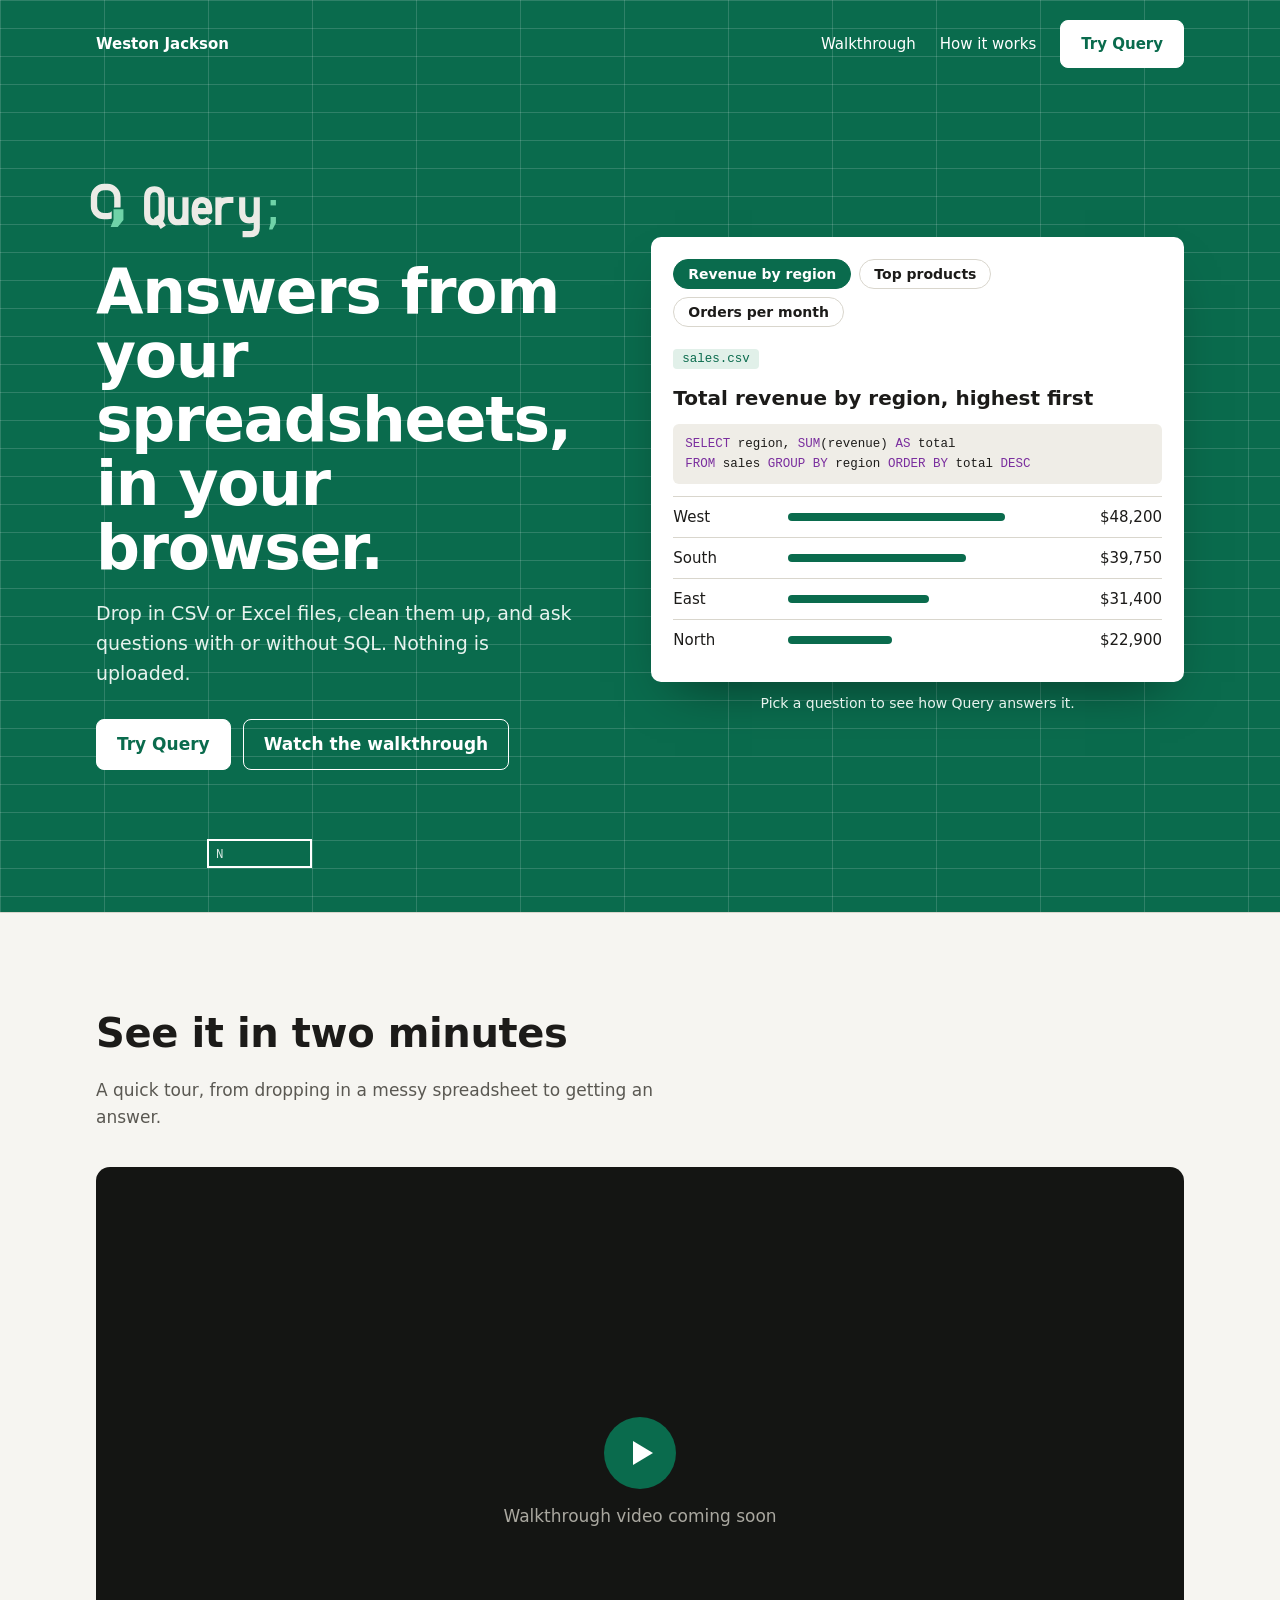
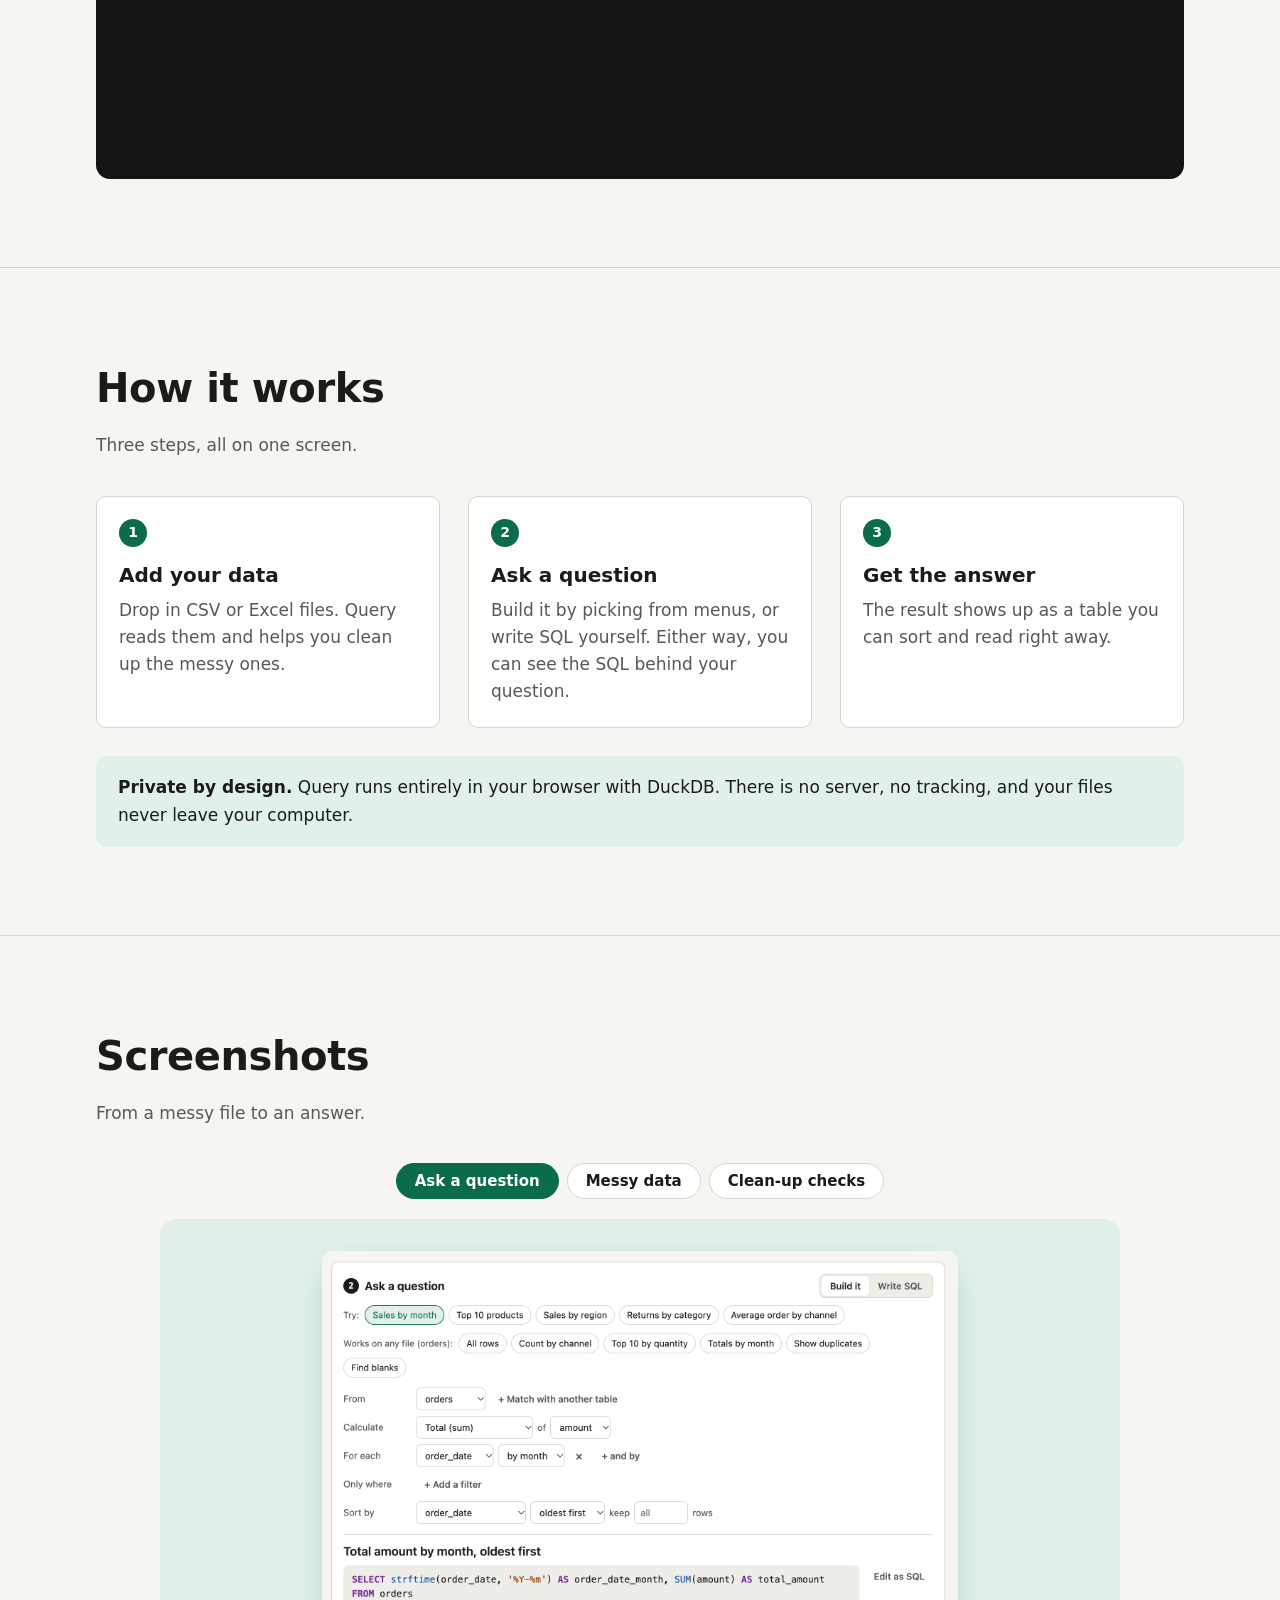
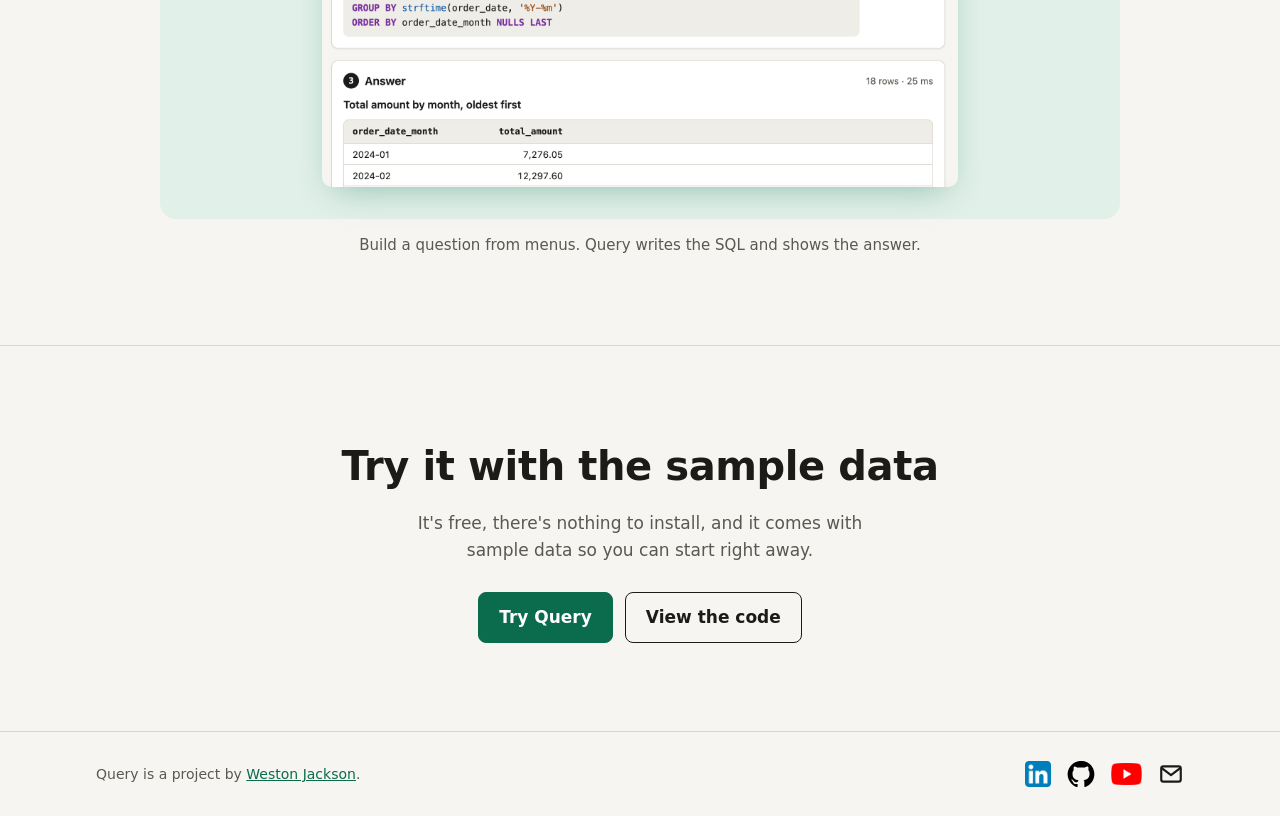
<file: query.html>
<!doctype html><html lang="en"><head><meta charset="utf-8"><meta name="viewport" content="width=device-width,initial-scale=1"><title>Query · Weston Jackson</title>
<link rel="icon" href="query-brand/favicon-light.svg" type="image/svg+xml">
<style>
:root{--bg:#f6f5f1;--surface:#fff;--sunken:#efede7;--ink:#1c1b19;--muted:#5a5852;--line:#d9d6cd;--accent:#0a6b4d;--soft:#e1f0e9;--mono:ui-monospace,"SF Mono",SFMono-Regular,Menlo,Consolas,monospace}
*{box-sizing:border-box}
body{margin:0;background:var(--bg);color:var(--muted);font:17px/1.6 system-ui,-apple-system,"Segoe UI",Roboto,Helvetica,Arial,sans-serif}
a{color:var(--accent)}
a:focus-visible,button:focus-visible{outline:3px solid var(--accent);outline-offset:3px}
.wrap{max-width:1120px;margin:0 auto;padding:0 16px}
nav{display:flex;align-items:center;gap:24px;padding:20px 0;font-size:15px}
nav a{text-decoration:none;color:var(--ink)}
nav .home{margin-right:auto;font-weight:700}
h1,h2,h3{color:var(--ink);margin:0}
.btn{display:inline-block;padding:11px 20px;border-radius:8px;font-weight:600;text-decoration:none;border:1.5px solid var(--ink);color:var(--ink);white-space:nowrap}
.btn.go,nav .btn.go{background:var(--accent);border-color:var(--accent);color:#fff}

/* green spreadsheet band behind the top of the page */
.top{background:var(--accent) linear-gradient(#ffffff26 1px,transparent 1px) 0 0/100% 28px,linear-gradient(90deg,#ffffff26 1px,transparent 1px) 0 0/104px 100%;background-color:var(--accent);background-image:linear-gradient(#ffffff26 1px,transparent 1px),linear-gradient(90deg,#ffffff26 1px,transparent 1px);background-size:100% 28px,104px 100%;color:#e7f3ee}
.top{position:relative;overflow:hidden}
.top>.wrap{position:relative;z-index:1}
.cells{position:absolute;inset:0;pointer-events:none}
.cells span{position:absolute;height:29px;width:105px;padding:0 7px;font:12.5px/28px var(--mono);color:#ffffffd9;white-space:nowrap;overflow:hidden;border:2px solid #fff;margin:-1px 0 0 -1px;transition:opacity .3s}
.top nav a{color:#fff}
.top nav .btn.go{background:#fff;border-color:#fff;color:var(--accent)}
.hero{display:grid;grid-template-columns:1fr 1.05fr;gap:48px;align-items:center;min-height:calc(100svh - 76px);padding-bottom:48px}
.word{display:block;height:56px;width:auto;margin:0 0 22px -6px}
.hero h1{font-size:clamp(38px,4.8vw,62px);line-height:1.04;letter-spacing:-.02em;color:#fff;max-width:13ch}
.hero p.lede{font-size:19px;max-width:40ch;margin:18px 0 30px}
.btns{display:flex;gap:12px;flex-wrap:wrap}
.hero .btn{border-color:#fff;color:#fff}
.hero .btn.go{background:#fff;color:var(--accent)}

.mock{background:var(--surface);border-radius:10px;padding:22px;box-shadow:0 24px 50px -24px #00000080;color:var(--ink)}
.chips{display:flex;flex-wrap:wrap;gap:8px;margin-bottom:16px}
.chips button{font-family:inherit;font-size:14px;font-weight:600;color:var(--ink);background:var(--surface);border:1.5px solid var(--line);border-radius:999px;padding:6px 14px;cursor:pointer}
.chips button[aria-pressed="true"]{background:var(--accent);border-color:var(--accent);color:#fff}
.file{display:inline-block;font:12.5px var(--mono);background:var(--soft);color:var(--accent);padding:3px 9px;border-radius:4px}
.q{font-size:20px;font-weight:600;margin:12px 0 10px}
.mock pre{margin:0 0 12px;background:var(--sunken);padding:10px 12px;border-radius:6px;font:12.5px/1.6 var(--mono);white-space:pre-wrap;min-height:60px}
.mock pre b{color:#7a2e9e;font-weight:400}
.mock table{width:100%;border-collapse:collapse;font-size:15px}
.mock td{padding:8px 0;border-top:1px solid var(--line)}
.mock .bar{width:50%;padding:8px 14px}
.mock .bar span{display:block;height:8px;border-radius:4px;background:var(--accent);transition:width .5s ease-out}
.mock .num{text-align:right;font-variant-numeric:tabular-nums}
.hint{font-size:14px;text-align:center;margin:10px 0 0;color:#e7f3ee}

section{padding:88px 0;border-top:1px solid var(--line)}
h2{font-size:clamp(28px,3.2vw,40px);letter-spacing:-.01em;margin-bottom:12px}
.lead{max-width:56ch;margin:0 0 36px}
.video{aspect-ratio:16/9;border-radius:14px;background:#141513;display:grid;place-items:center;color:#aaa8a0;text-align:center}
.play{width:72px;height:72px;margin:0 auto 14px;border-radius:50%;background:var(--accent);display:grid;place-items:center}
.play::after{content:"";border-left:20px solid #fff;border-top:12px solid transparent;border-bottom:12px solid transparent;margin-left:5px}
.steps{list-style:none;margin:0;padding:0;display:grid;grid-template-columns:repeat(3,1fr);gap:28px}
.steps li{background:var(--surface);border:1px solid var(--line);border-radius:10px;padding:22px}
.steps .n{display:grid;place-items:center;width:28px;height:28px;border-radius:50%;background:var(--accent);color:#fff;font-weight:700;font-size:14px;margin-bottom:12px}
.steps h3{font-size:20px;margin-bottom:6px}
.steps p{margin:0}
.private{margin:28px 0 0;background:var(--soft);color:var(--ink);border-radius:10px;padding:18px 22px}
.viewer{max-width:960px;margin:0 auto}
.tabs{display:flex;flex-wrap:wrap;gap:8px;justify-content:center;margin-bottom:20px}
.tabs button{font-family:inherit;font-size:15px;font-weight:600;color:var(--ink);background:var(--surface);border:1.5px solid var(--line);border-radius:999px;padding:8px 18px;cursor:pointer}
.tabs button[aria-pressed="true"]{background:var(--accent);border-color:var(--accent);color:#fff}
.panel{background:var(--soft);border-radius:16px;padding:32px;height:min(600px,70vh);display:flex;align-items:center;justify-content:center}
.panel img{max-width:100%;max-height:100%;width:auto;height:auto;border-radius:10px;box-shadow:0 12px 32px -12px #0a6b4d66}
.panel img[hidden]{display:none}
.cap{text-align:center;font-size:15px;margin:14px 0 0}
.try{text-align:center}
.try p{max-width:44ch;margin:12px auto 28px}
footer{border-top:1px solid var(--line);padding:28px 0;font-size:14px}
footer .wrap{display:flex;align-items:center;gap:16px;flex-wrap:wrap}
footer .links{margin-left:auto;display:flex;gap:16px;align-items:center}
.icon{display:block;line-height:0}
.icon img{border-radius:4px}
@media(max-width:820px){.hero{grid-template-columns:1fr;min-height:0;padding-top:16px}.steps{grid-template-columns:1fr}nav .opt{display:none}.panel{padding:12px;height:auto}.panel img{max-height:70vh}nav{gap:10px}nav .home{white-space:nowrap}}
@media(prefers-reduced-motion:reduce){.mock .bar span{transition:none}}
</style></head><body>
<div class="top">
<div class="cells" aria-hidden="true"></div>
<div class="wrap"><nav><a class="home" href="index.html">Weston Jackson</a><a class="opt" href="#walkthrough">Walkthrough</a><a class="opt" href="#how">How it works</a><a class="btn go" href="https://westons-hub.github.io/query/">Try Query</a></nav></div>

<div class="wrap hero">
<div>
<img class="word" src="query-brand/lockup-query-dark.svg" alt="Query" width="194" height="56">
<h1>Answers from your spreadsheets, in your browser.</h1>
<p class="lede">Drop in CSV or Excel files, clean them up, and ask questions with or without SQL. Nothing is uploaded.</p>
<div class="btns"><a class="btn go" href="https://westons-hub.github.io/query/">Try Query</a><a class="btn" href="#walkthrough">Watch the walkthrough</a></div>
</div>
<div>
<div class="mock">
<div class="chips" role="group" aria-label="Pick a question">
<button type="button" aria-pressed="true" data-i="0">Revenue by region</button>
<button type="button" aria-pressed="false" data-i="1">Top products</button>
<button type="button" aria-pressed="false" data-i="2">Orders per month</button>
</div>
<span class="file">sales.csv</span>
<p class="q" id="q"></p>
<pre id="sql"></pre>
<table id="rows" aria-live="polite"></table>
</div>
<p class="hint">Pick a question to see how Query answers it.</p>
</div>
</div>
</div>

<section id="walkthrough"><div class="wrap">
<h2>See it in two minutes</h2>
<p class="lead">A quick tour, from dropping in a messy spreadsheet to getting an answer.</p>
<!-- Swap this box for the video when it's ready, e.g. <video src="query-walkthrough.mp4" controls></video> or a YouTube embed -->
<div class="video"><div><div class="play"></div>Walkthrough video coming soon</div></div>
</div></section>

<section id="how"><div class="wrap">
<h2>How it works</h2>
<p class="lead">Three steps, all on one screen.</p>
<ol class="steps">
<li><span class="n">1</span><h3>Add your data</h3><p>Drop in CSV or Excel files. Query reads them and helps you clean up the messy ones.</p></li>
<li><span class="n">2</span><h3>Ask a question</h3><p>Build it by picking from menus, or write SQL yourself. Either way, you can see the SQL behind your question.</p></li>
<li><span class="n">3</span><h3>Get the answer</h3><p>The result shows up as a table you can sort and read right away.</p></li>
</ol>
<p class="private"><strong>Private by design.</strong> Query runs entirely in your browser with DuckDB. There is no server, no tracking, and your files never leave your computer.</p>
</div></section>

<section id="screens"><div class="wrap">
<h2>Screenshots</h2>
<p class="lead">From a messy file to an answer.</p>
<div class="viewer">
<div class="tabs" role="group" aria-label="Choose a screenshot"><button type="button" aria-pressed="true" data-i="0">Ask a question</button><button type="button" aria-pressed="false" data-i="1">Messy data</button><button type="button" aria-pressed="false" data-i="2">Clean-up checks</button></div>
<div class="panel"><img src="query-shots/ask.png" alt="Query question builder: pick a table, a calculation and a grouping from menus, and see the SQL and the answer below" data-cap="Build a question from menus. Query writes the SQL and shows the answer."><img src="query-shots/messy-table.png" alt="A messy sales table in dark mode, with inconsistent capitalization and a blank value" data-cap="Real spreadsheets are messy: mixed capitalization, blanks, odd formats." hidden><img src="query-shots/checks.png" alt="A panel listing 7 things to check in the data, such as a totals row and blank rows, each with a one-click fix" data-cap="Query spots problems like totals rows and blank rows, and fixes them in one click." hidden></div>
<p class="cap" aria-live="polite">Build a question from menus. Query writes the SQL and shows the answer.</p>
</div>
</div></section>

<section class="try"><div class="wrap">
<h2>Try it with the sample data</h2>
<p>It's free, there's nothing to install, and it comes with sample data so you can start right away.</p>
<div class="btns" style="justify-content:center"><a class="btn go" href="https://westons-hub.github.io/query/">Try Query</a><a class="btn" href="https://github.com/westons-hub/query">View the code</a></div>
</div></section>

<footer><div class="wrap"><span>Query is a project by <a href="index.html">Weston Jackson</a>.</span><span class="links"><a class="icon" href="https://www.linkedin.com/in/weston-jackson42/" aria-label="LinkedIn"><img src="icons/linkedin.webp" alt="" width="26" height="26"></a><a class="icon" href="https://github.com/westons-hub/query" aria-label="Query code on GitHub"><img src="icons/github.svg" alt="" width="28" height="28"></a><a class="icon" href="https://www.youtube.com/channel/UCnmhHrcaIe1yvk1Fe79Xd9g" aria-label="YouTube"><img src="icons/youtube.png" alt="" width="31" height="22"></a><a class="icon" href="mailto:westonsdesk@gmail.com" aria-label="Email"><svg viewBox="0 0 24 24" aria-hidden="true" width="26" height="26" fill="none" stroke="#1c1b19" stroke-width="2" stroke-linejoin="round"><rect x="3" y="5" width="18" height="14" rx="2"/><path d="M3.5 6.5 12 13l8.5-6.5"/></svg></a></span></div></footer>

<script>
(()=>{
const data=[
 {q:'Total revenue by region, highest first',
  sql:'<b>SELECT</b> region, <b>SUM</b>(revenue) <b>AS</b> total\n<b>FROM</b> sales <b>GROUP BY</b> region <b>ORDER BY</b> total <b>DESC</b>',
  rows:[['West',48200],['South',39750],['East',31400],['North',22900]],fmt:v=>'$'+v.toLocaleString('en-US')},
 {q:'Top 3 products by units sold',
  sql:'<b>SELECT</b> product, <b>SUM</b>(units) <b>AS</b> units\n<b>FROM</b> sales <b>GROUP BY</b> product <b>ORDER BY</b> units <b>DESC LIMIT</b> 3',
  rows:[['Notebook',1840],['Backpack',1315],['Water bottle',990]],fmt:v=>v.toLocaleString('en-US')},
 {q:'Number of orders each month',
  sql:'<b>SELECT</b> month, <b>COUNT</b>(*) <b>AS</b> orders\n<b>FROM</b> sales <b>GROUP BY</b> month <b>ORDER BY</b> month',
  rows:[['January',212],['February',187],['March',264],['April',241]],fmt:v=>v.toLocaleString('en-US')}];
const q=document.getElementById('q'),sql=document.getElementById('sql'),rows=document.getElementById('rows'),bs=document.querySelectorAll('.chips button');
function show(i){
  const d=data[i],max=Math.max(...d.rows.map(r=>r[1]));
  q.textContent=d.q;sql.innerHTML=d.sql;
  rows.innerHTML=d.rows.map(r=>`<tr><td>${r[0]}</td><td class="bar"><span style="width:0"></span></td><td class="num">${d.fmt(r[1])}</td></tr>`).join('');
  requestAnimationFrame(()=>requestAnimationFrame(()=>rows.querySelectorAll('.bar span').forEach((s,j)=>s.style.width=Math.round(d.rows[j][1]/max*100)+'%')));
  bs.forEach((b,j)=>b.setAttribute('aria-pressed',j===i));
}
bs.forEach(b=>b.addEventListener('click',()=>show(+b.dataset.i)));
show(0);
const v=document.querySelector('.viewer'),tb=v.querySelectorAll('button'),is=v.querySelectorAll('.panel img'),cap=v.querySelector('.cap');
tb.forEach(b=>b.addEventListener('click',()=>{const i=+b.dataset.i;tb.forEach(x=>x.setAttribute('aria-pressed',x===b));is.forEach((im,j)=>im.hidden=j!==i);cap.textContent=is[i].dataset.cap}));
})();

// spreadsheet entries type themselves into empty green cells, then delete
(()=>{
if(matchMedia('(prefers-reduced-motion: reduce)').matches)return;
const top=document.querySelector('.top'),layer=top.querySelector('.cells'),CW=104,CH=28;
const words=['=SUM(B2:B9)','Revenue','$48,200','North','=AVG(C:C)','Q3 total','1,840','2025-01-04','Backpack','=COUNT(A:A)','region','units','€1,524','West','#REF!','hiking','orders','=B2*C2','Paid','15%'];
const busy=new Set();
function freeCell(){
  const r=top.getBoundingClientRect(),cols=Math.floor(r.width/CW),rows=Math.floor(r.height/CH);
  const blocks=[...top.querySelectorAll('nav a,.word,h1,.lede,.btns,.mock,.hint')].map(e=>e.getBoundingClientRect());
  for(let t=0;t<30;t++){
    const c=Math.floor(Math.random()*cols),w=Math.floor(Math.random()*rows),key=c+','+w;
    const x=r.left+c*CW,y=r.top+w*CH;
    if(busy.has(key)||y+CH<0||y>innerHeight)continue;
    if(blocks.some(b=>x<b.right+8&&x+CW>b.left-8&&y<b.bottom+6&&y+CH>b.top-6))continue;
    return{c,w,key};
  }
}
const wait=ms=>new Promise(r=>setTimeout(r,ms));
async function typer(){
  for(;;){
    await wait(400+Math.random()*1600);
    const cell=freeCell();if(!cell)continue;
    busy.add(cell.key);
    const s=document.createElement('span');s.style.left=cell.c*CW+'px';s.style.top=cell.w*CH+'px';layer.appendChild(s);
    const word=words[Math.floor(Math.random()*words.length)];
    for(let i=1;i<=word.length;i++){s.textContent=word.slice(0,i);await wait(60+Math.random()*60)}
    await wait(1400);
    for(let i=word.length-1;i>=0;i--){s.textContent=word.slice(0,i);await wait(35)}
    s.style.opacity=0;await wait(300);s.remove();busy.delete(cell.key);
  }
}
typer();setTimeout(typer,700);setTimeout(typer,1500);
})();
</script>
</body></html>
</file>
<file: style.css>
:root{--bg:#F1F3F5;--line:#D6DCE1;--ink:#1D3270;--text:#4A4D52;--accent:#B8322A;--card:#FFFFFF}
*{box-sizing:border-box}
body{margin:0;background:var(--bg);color:var(--text);font:17px/1.6 "Public Sans",sans-serif}
a{color:var(--ink)}
a:focus-visible{outline:2px solid var(--accent);outline-offset:3px}
.wrap{max-width:1080px;margin:0 auto;padding:0 16px}
h1,h2,h3{color:var(--ink);margin:0;font-family:"Playfair Display",Georgia,serif;font-weight:700}
h2{font-size:32px;margin-bottom:12px}

nav{display:flex;align-items:center;gap:28px;padding:20px 0}
nav a{text-decoration:none}
.logo{margin-right:auto;font-weight:700;white-space:nowrap}
.btn{display:inline-block;border:1.5px solid var(--ink);padding:10px 20px;text-decoration:none;font-weight:600}
.btn.fill{background:var(--ink);color:#fff}


footer{border-top:1px solid var(--line)}
footer .wrap{display:flex;align-items:center;gap:20px;padding:28px 16px;flex-wrap:wrap;font-size:14px}
footer p{margin:0 auto 0 0}
footer .links{display:flex;gap:16px;align-items:center}
.icon{display:block;line-height:0}
.nav-icons{display:flex;gap:14px;align-items:center}
.icon img{border-radius:4px}

@media(max-width:760px){nav{gap:10px}nav .btn{padding:8px 12px}.photo{order:-1;max-width:none;aspect-ratio:4/3;justify-self:stretch}nav .opt{display:none}}

/* projects: the stage stays put and one scroll moves to the next project */
.tour{position:relative}
.stage{position:sticky;top:0;height:100svh;overflow:hidden;transition:background-color .7s}
.steps{margin-top:-100svh;pointer-events:none}
.step{height:100svh}
.slide{position:absolute;inset:0;display:grid;grid-template-columns:340px 1fr;gap:64px;align-items:center;padding:56px max(16px,calc((100vw - 1080px)/2));opacity:0;visibility:hidden;transition:opacity .5s,visibility .5s}
.slide.on{opacity:1;visibility:visible}
.note{background:var(--card);border:1.5px solid var(--line);padding:24px;transform:translateY(16px);transition:transform .6s}
.slide.on .note{transform:none}
.note .n{color:var(--accent);font-weight:700;font-size:14px}
.note h3{font-size:26px;margin:4px 0 10px}
.note p{margin:0 0 16px}
.note small{display:block;color:#7A838E;margin-bottom:16px}
.frame{width:100%;max-width:560px;aspect-ratio:4/3;justify-self:center;background:var(--c);padding:20px;transform:translateY(8%);transition:transform .7s cubic-bezier(.2,.7,.2,1)}
.frame span{display:grid;place-items:center;height:100%;background:#ffffffaa;color:var(--ink);font-size:14px}
.slide.on .frame{transform:none}

/* Orbit: navy background and the rings are the orbits */
.geo{position:absolute;inset:0;width:100%;height:100%;fill:none;opacity:0;transition:opacity .7s}
.geo circle.ring{stroke:#ffffff30;stroke-width:1.5}
.geo text{fill:#F4F6FA;font:600 15px "Public Sans",sans-serif;text-anchor:middle}
.geo .trail{fill:none;stroke:url(#tg);stroke-width:3;stroke-linecap:round}
.geo .link{stroke:#F97316;stroke-width:1.5;stroke-dasharray:4 6;opacity:.7}
.geo text.you{fill:#1E3A5F;font-size:22px;font-weight:700}
.stage[data-p="1"]{background:#1E3A5F}
.stage[data-p="1"] .geo{opacity:1}

@media(max-width:860px){
.slide{grid-template-columns:1fr;gap:20px;padding:72px 16px 24px;align-content:center}
.frame{order:-1;max-height:38svh}
article.slide:first-of-type{align-content:end}
.geo{transform:translateY(-16%)}
.note{padding:18px}}
@media(prefers-reduced-motion:reduce){.tour *{transition:none!important}}
.totop{text-decoration:none;font-weight:600}

/* home hero */
.hero{position:relative;overflow:hidden;min-height:calc(100svh - 80px);display:flex;align-items:center;background:linear-gradient(180deg,#F1F3F5 0%,#E3ECF9 100%);border-bottom:1px solid var(--line)}
.hero-in{width:100%;position:relative;z-index:1}
.hero-text{max-width:min(600px,56vw);padding:48px 0}
.hello{margin:0 0 10px;color:#5B8DEF;font-weight:700;font-size:15px;letter-spacing:.18em;text-transform:uppercase}
.hero h1{font:700 clamp(48px,5.6vw,84px)/1.05 "Playfair Display",Georgia,serif;letter-spacing:-.01em;color:#14295B;margin:0 0 18px}
.tag{margin:0 0 22px;color:#5B8DEF;font-size:clamp(17px,1.6vw,21px)}
.lede{margin:0;max-width:46ch;line-height:1.75;color:#5A6472}
.btns{display:flex;gap:14px;flex-wrap:wrap;margin-top:36px}
.pill{display:inline-block;padding:14px 30px;border-radius:999px;font-weight:700;text-decoration:none;color:#14295B;background:#fff;border:1.5px solid #D6DCE6;box-shadow:0 4px 14px #14295B14}
.pill.fill{background:#14295B;border-color:#14295B;color:#fff}
.social{display:flex;gap:26px;align-items:center;margin-top:34px}
.social a{color:#14295B;line-height:0}
.social svg{width:26px;height:26px;fill:currentColor}
.hero .photo{position:absolute;right:0;bottom:0;height:100%;width:min(52vw,820px);object-fit:cover;object-position:48% 40%;-webkit-mask-image:linear-gradient(90deg,transparent 0,#000 22%);mask-image:linear-gradient(90deg,transparent 0,#000 22%)}
@media(max-width:640px){
.hero{flex-direction:column;align-items:stretch;min-height:0}
.hero .photo{position:static;order:-1;width:100%;height:auto;aspect-ratio:4/3;-webkit-mask-image:linear-gradient(180deg,#000 75%,transparent);mask-image:linear-gradient(180deg,#000 75%,transparent)}
.hero-text{max-width:none;padding:8px 0 56px}}

/* Query: green background and a small mock of question -> SQL -> answer */
.stage[data-p="2"]{background-color:#0a6b4d;background-image:linear-gradient(#ffffff26 1px,transparent 1px),linear-gradient(90deg,#ffffff26 1px,transparent 1px);background-size:100% 28px,104px 100%}
.qmock{display:block;justify-self:center;width:100%;max-width:540px;background:#fff;border-radius:10px;padding:24px;box-shadow:0 24px 50px -24px #00000080;color:#1c1b19;text-decoration:none;font-family:system-ui,-apple-system,"Segoe UI",sans-serif}
.qmock .file{display:inline-block;font:12.5px ui-monospace,"SF Mono",Menlo,monospace;background:#e1f0e9;color:#0a6b4d;padding:3px 9px;border-radius:4px}
.qmock .q{font-size:20px;font-weight:600;margin:14px 0 10px;color:#1c1b19}
.qmock pre{margin:0 0 12px;background:#efede7;padding:10px 12px;border-radius:6px;font:12.5px/1.6 ui-monospace,"SF Mono",Menlo,monospace;white-space:pre-wrap}
.qmock pre b{color:#7a2e9e;font-weight:400}
.qmock table{width:100%;border-collapse:collapse;font-size:15px}
.qmock td{padding:8px 0;border-top:1px solid #d9d6cd}
.qmock .bar{width:50%;padding:8px 14px}
.qmock .bar span{display:block;height:8px;border-radius:4px;background:#0a6b4d;width:var(--w)}
.qmock .num{text-align:right;font-variant-numeric:tabular-nums}
.qmock>*{opacity:0}
.slide.on .qmock>*{animation:qin .5s ease-out forwards}
.slide.on .qmock>:nth-child(2){animation-delay:.25s}
.slide.on .qmock>:nth-child(3){animation-delay:.6s}
.slide.on .qmock>:nth-child(4){animation-delay:1s}
.slide.on .qmock .bar span{animation:qgrow .7s 1.1s ease-out backwards}
@keyframes qin{from{opacity:0;transform:translateY(8px)}to{opacity:1;transform:none}}
@keyframes qgrow{from{width:0}}
@media(max-width:860px){.qmock{order:-1;padding:16px}.qmock .q{font-size:17px}}
@media(prefers-reduced-motion:reduce){.qmock>*{opacity:1;animation:none!important}.qmock .bar span{animation:none!important}}

/* the intro is the first layer of the pinned stage, so it cross-fades into Orbit like Orbit does into Query */
.hero-slide{display:flex;flex-direction:column;align-items:stretch;gap:0;padding:0;background:var(--bg)}
.hero-slide>.wrap{width:100%}
.hero-slide .hero{flex:1;min-height:0}
@media(max-width:640px){.hero-slide nav{padding:14px 0}.hero-slide .hero .photo{aspect-ratio:auto;height:26svh}.hero-slide .hero-text{padding:0 0 16px}.hero-slide .hero h1{font-size:42px;margin-bottom:10px}.hero-slide .tag{font-size:15.5px;margin-bottom:12px}.hero-slide .lede{line-height:1.5;font-size:16px}.hero-slide .btns{margin-top:18px;gap:10px}.hero-slide .pill{padding:11px 18px;font-size:15px}.hero-slide .social{margin-top:18px}}
@media(max-width:640px) and (max-height:620px){.hero-slide .lede{display:none}}
@media(max-width:860px){.slide:not(.hero-slide){padding:20px 16px;gap:14px}.qmock table tr:nth-child(n+4){display:none}.qmock pre{margin-bottom:8px}.qmock .q{margin:10px 0 8px}.note{padding:16px}.note p{margin-bottom:12px;font-size:16px;line-height:1.5}.note small{margin-bottom:12px}.note h3 img{height:36px}}
</file>
<file: orbit/brand.css>
/* Orbit brand tokens */
@import url('https://fonts.googleapis.com/css2?family=DM+Sans:wght@400;700&display=swap');
:root{
  --orbit-navy:#1E3A5F;      /* primary ink, logo core */
  --orbit-orange:#F97316;    /* accent */
  --orbit-rose:#F43F5E;      /* accent */
  --orbit-slate:#5B6B80;     /* secondary text on light */
  --orbit-bg:#F5F6F8;        /* light background */
  --orbit-bg-dark:#131A26;   /* dark background */
  --orbit-ink-dark:#F4F6FA;  /* text on dark */
  --orbit-slate-dark:#A3AEBF;/* secondary text on dark */
  --orbit-gradient:linear-gradient(180deg,#F43F5E,#F97316);
  --orbit-font:'DM Sans',system-ui,sans-serif;
}
</file>
